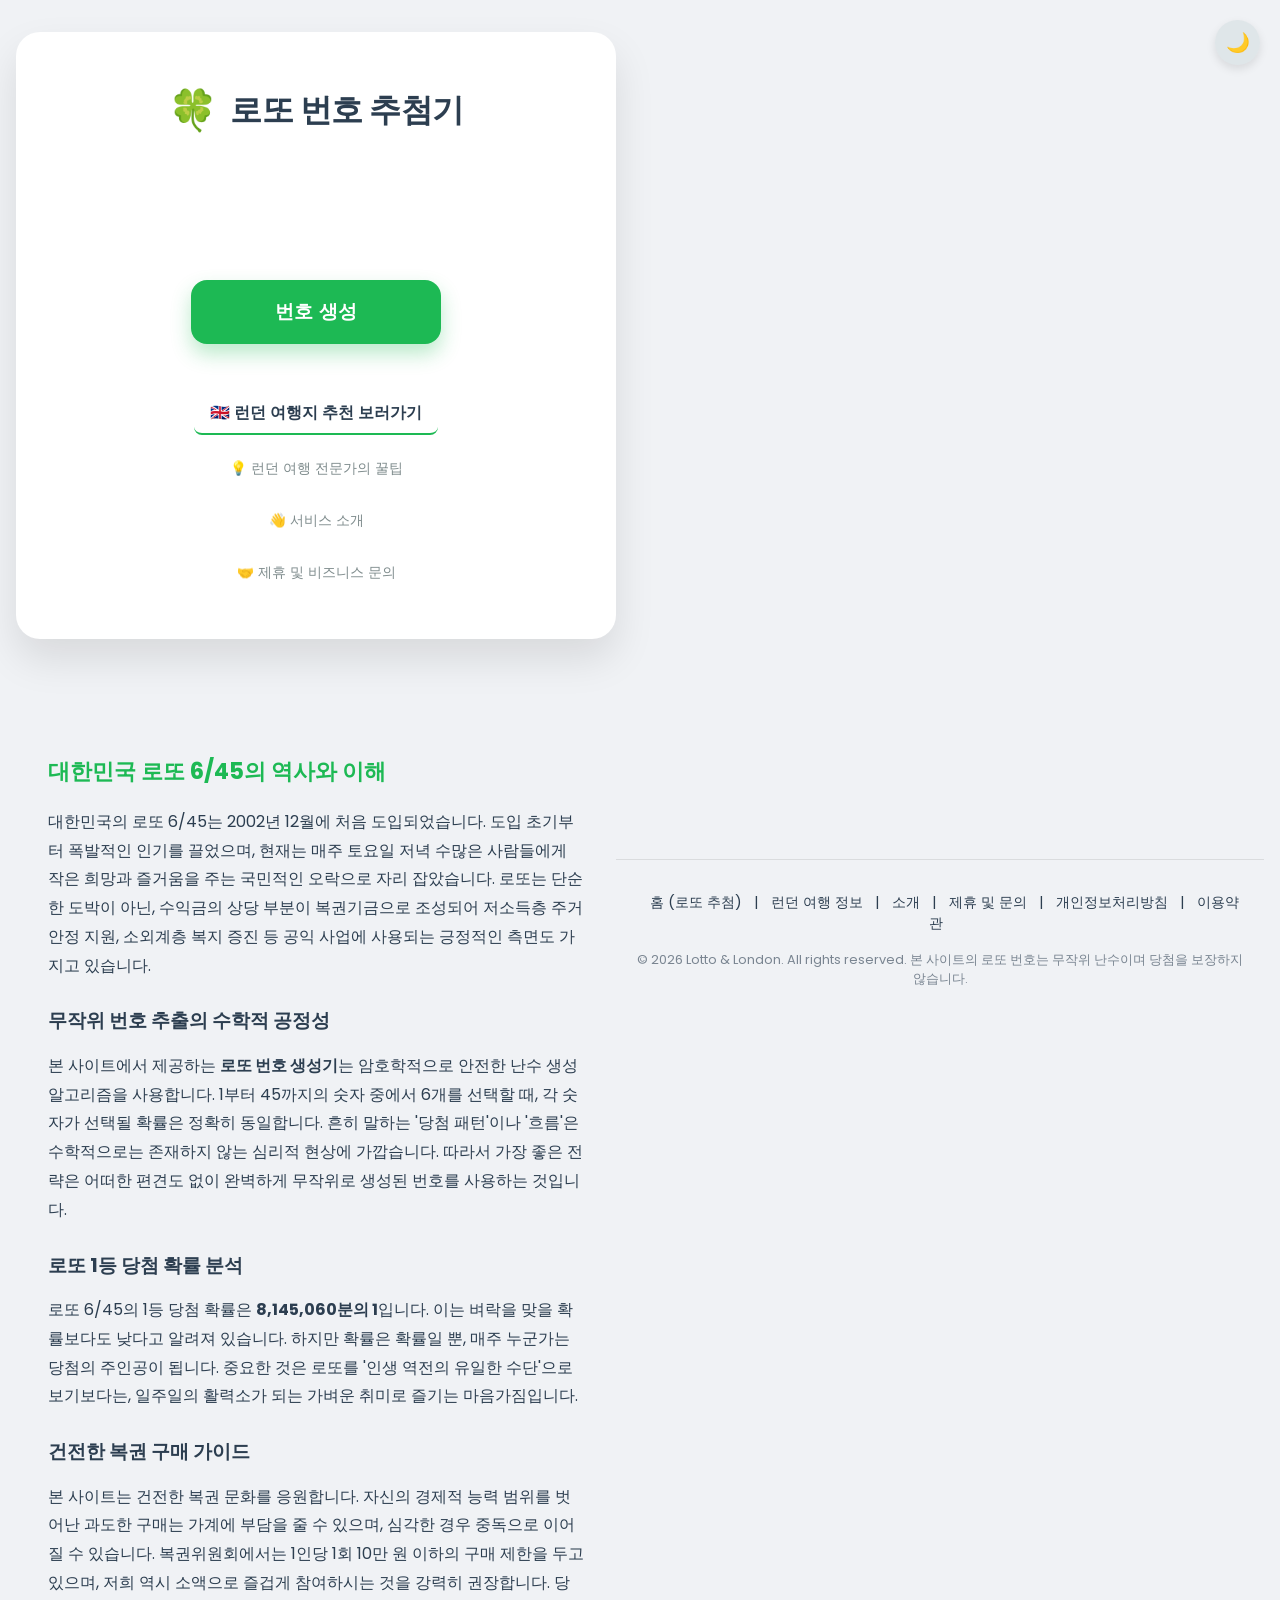
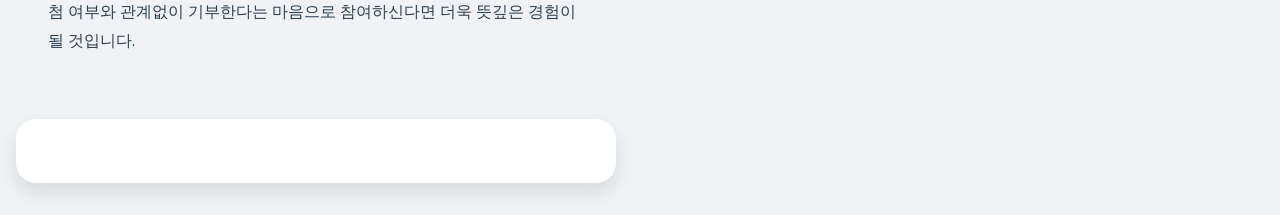
<file: index.html>
<!DOCTYPE html>
<html lang="ko">
<head>
  <!-- Google tag (gtag.js) -->
  <script async src="https://www.googletagmanager.com/gtag/js?id=G-9XV5P86Y7N"></script>
  <script>
    window.dataLayer = window.dataLayer || [];
    function gtag(){dataLayer.push(arguments);}
    gtag('js', new Date());

    gtag('config', 'G-9XV5P86Y7N');
  </script>
  <meta charset="UTF-8">
  <meta name="viewport" content="width=device-width, initial-scale=1.0">
  <title>로또 번호 추첨기</title>
  <link rel="stylesheet" href="style.css">
  <meta name="google-adsense-account" content="ca-pub-3058543287466008">
  <script async src="https://pagead2.googlesyndication.com/pagead/js/adsbygoogle.js?client=ca-pub-3058543287466008"
     crossorigin="anonymous"></script>
  <script type="text/javascript">
    (function(c,l,a,r,i,t,y){
        c[a]=c[a]||function(){(c[a].q=c[a].q||[]).push(arguments)};
        t=l.createElement(r);t.async=1;t.src="https://www.clarity.ms/tag/"+i;
        y=l.getElementsByTagName(r)[0];y.parentNode.insertBefore(t,y);
    })(window, document, "clarity", "script", "w71588ltcn");
  </script>
</head>
<body>
  <div class="theme-toggle">
    <button id="theme-btn">🌙</button>
  </div>
  
  <div class="main-wrapper">
    <div class="container">
      <h1><span id="icon">🍀</span> 로또 번호 추첨기</h1>
      <div class="numbers"></div>
      <button id="generate">번호 생성</button>
      <div class="links">
        <a href="london.html" class="link-item main-link">🇬🇧 런던 여행지 추천 보러가기</a>
        <a href="london-tips.html" class="link-item sub-link">💡 런던 여행 전문가의 꿀팁</a>
        <a href="about.html" class="link-item sub-link">👋 서비스 소개</a>
        <a href="contact.html" class="link-item sub-link">🤝 제휴 및 비즈니스 문의</a>
      </div>
    </div>

    <div class="seo-content" style="text-align: left; background: var(--card-bg); padding: 2rem; border-radius: 10px; margin-top: 2rem; line-height: 1.8;">
      <h2 style="margin-top: 1rem; margin-bottom: 1rem; font-size: 1.4rem; color: var(--primary-color);">대한민국 로또 6/45의 역사와 이해</h2>
      <p style="margin-bottom: 1.5rem;">대한민국의 로또 6/45는 2002년 12월에 처음 도입되었습니다. 도입 초기부터 폭발적인 인기를 끌었으며, 현재는 매주 토요일 저녁 수많은 사람들에게 작은 희망과 즐거움을 주는 국민적인 오락으로 자리 잡았습니다. 로또는 단순한 도박이 아닌, 수익금의 상당 부분이 복권기금으로 조성되어 저소득층 주거 안정 지원, 소외계층 복지 증진 등 공익 사업에 사용되는 긍정적인 측면도 가지고 있습니다.</p>
      
      <h3 style="margin-top: 1.5rem; margin-bottom: 0.8rem; font-size: 1.2rem;">무작위 번호 추출의 수학적 공정성</h3>
      <p style="margin-bottom: 1.5rem;">본 사이트에서 제공하는 <strong>로또 번호 생성기</strong>는 암호학적으로 안전한 난수 생성 알고리즘을 사용합니다. 1부터 45까지의 숫자 중에서 6개를 선택할 때, 각 숫자가 선택될 확률은 정확히 동일합니다. 흔히 말하는 '당첨 패턴'이나 '흐름'은 수학적으로는 존재하지 않는 심리적 현상에 가깝습니다. 따라서 가장 좋은 전략은 어떠한 편견도 없이 완벽하게 무작위로 생성된 번호를 사용하는 것입니다.</p>
      
      <h3 style="margin-top: 1.5rem; margin-bottom: 0.8rem; font-size: 1.2rem;">로또 1등 당첨 확률 분석</h3>
      <p style="margin-bottom: 1.5rem;">로또 6/45의 1등 당첨 확률은 <strong>8,145,060분의 1</strong>입니다. 이는 벼락을 맞을 확률보다도 낮다고 알려져 있습니다. 하지만 확률은 확률일 뿐, 매주 누군가는 당첨의 주인공이 됩니다. 중요한 것은 로또를 '인생 역전의 유일한 수단'으로 보기보다는, 일주일의 활력소가 되는 가벼운 취미로 즐기는 마음가짐입니다.</p>
      
      <h3 style="margin-top: 1.5rem; margin-bottom: 0.8rem; font-size: 1.2rem;">건전한 복권 구매 가이드</h3>
      <p>본 사이트는 건전한 복권 문화를 응원합니다. 자신의 경제적 능력 범위를 벗어난 과도한 구매는 가계에 부담을 줄 수 있으며, 심각한 경우 중독으로 이어질 수 있습니다. 복권위원회에서는 1인당 1회 10만 원 이하의 구매 제한을 두고 있으며, 저희 역시 소액으로 즐겁게 참여하시는 것을 강력히 권장합니다. 당첨 여부와 관계없이 기부한다는 마음으로 참여하신다면 더욱 뜻깊은 경험이 될 것입니다.</p>
    </div>

    <div id="disqus_thread"></div>
  </div>

  <script>
      /**
      *  RECOMMENDED CONFIGURATION VARIABLES: EDIT AND UNCOMMENT THE SECTION BELOW TO INSERT DYNAMIC VALUES FROM YOUR PLATFORM OR CMS.
      *  LEARN WHY DEFINING THESE VARIABLES IS IMPORTANT: https://disqus.com/admin/universalcode/#configuration-variables    */
      /*
      var disqus_config = function () {
      this.page.url = PAGE_URL;  // Replace PAGE_URL with your page's canonical URL variable
      this.page.identifier = PAGE_IDENTIFIER; // Replace PAGE_IDENTIFIER with your page's unique identifier variable
      };
      */
      (function() { // DON'T EDIT BELOW THIS LINE
      var d = document, s = d.createElement('script');
      s.src = 'https://lee-syiuzyfgs9.disqus.com/embed.js';
      s.setAttribute('data-timestamp', +new Date());
      (d.head || d.body).appendChild(s);
      })();
  </script>
  <noscript>Please enable JavaScript to view the <a href="https://disqus.com/?ref_noscript">comments powered by Disqus.</a></noscript>

  <footer class="site-footer" style="text-align: center; padding: 2rem 1rem; margin-top: 4rem; border-top: 1px solid rgba(128,128,128,0.2); font-size: 0.9rem;">
    <div class="footer-links" style="margin-bottom: 1rem;">
      <a href="index.html" style="color: inherit; text-decoration: none; margin: 0 0.5rem;">홈 (로또 추첨)</a> | 
      <a href="london.html" style="color: inherit; text-decoration: none; margin: 0 0.5rem;">런던 여행 정보</a> | 
      <a href="about.html" style="color: inherit; text-decoration: none; margin: 0 0.5rem;">소개</a> | 
      <a href="contact.html" style="color: inherit; text-decoration: none; margin: 0 0.5rem;">제휴 및 문의</a> | 
      <a href="privacy.html" style="color: inherit; text-decoration: none; margin: 0 0.5rem;">개인정보처리방침</a> | 
      <a href="terms.html" style="color: inherit; text-decoration: none; margin: 0 0.5rem;">이용약관</a>
    </div>
    <p class="copyright" style="opacity: 0.6; font-size: 0.8rem; line-height: 1.5;">© 2026 Lotto & London. All rights reserved. 본 사이트의 로또 번호는 무작위 난수이며 당첨을 보장하지 않습니다.</p>
  </footer>

  <script src="main.js"></script>
</body>
</html>
</file>
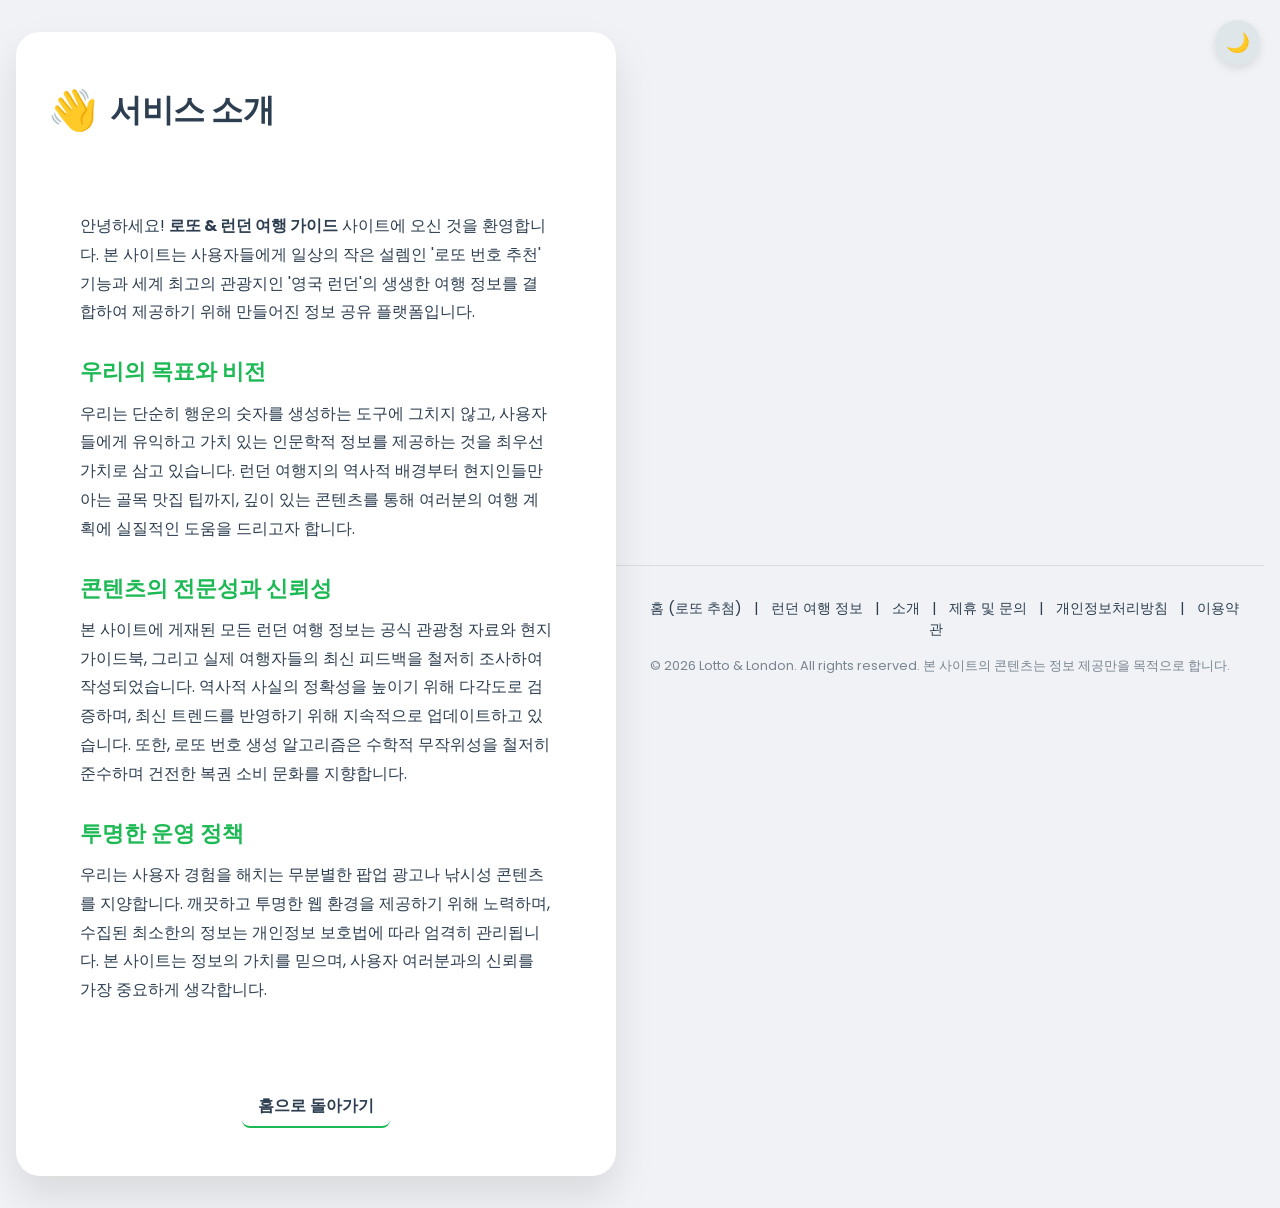
<file: about.html>
<!DOCTYPE html>
<html lang="ko">
<head>
  <meta charset="UTF-8">
  <meta name="viewport" content="width=device-width, initial-scale=1.0">
  <title>소개 - 로또 & 런던 여행 가이드</title>
  <link rel="stylesheet" href="style.css">
  <meta name="google-adsense-account" content="ca-pub-3058543287466008">
  <script async src="https://pagead2.googlesyndication.com/pagead/js/adsbygoogle.js?client=ca-pub-3058543287466008" crossorigin="anonymous"></script>
  <script type="text/javascript">
    (function(c,l,a,r,i,t,y){
        c[a]=c[a]||function(){(c[a].q=c[a].q||[]).push(arguments)};
        t=l.createElement(r);t.async=1;t.src="https://www.clarity.ms/tag/"+i;
        y=l.getElementsByTagName(r)[0];y.parentNode.insertBefore(t,y);
    })(window, document, "clarity", "script", "w71588ltcn");
  </script>
</head>
<body>
  <div class="theme-toggle"><button id="theme-btn">🌙</button></div>
  <div class="main-wrapper">
    <div class="container" style="text-align: left;">
      <h1 style="justify-content: flex-start;"><span id="icon">👋</span> 서비스 소개</h1>
      <div class="seo-content" style="background:var(--card-bg); padding:2rem; border-radius:10px; margin-top:1rem; line-height:1.8;">
        <p style="margin-bottom:1rem;">안녕하세요! <strong>로또 & 런던 여행 가이드</strong> 사이트에 오신 것을 환영합니다. 본 사이트는 사용자들에게 일상의 작은 설렘인 '로또 번호 추천' 기능과 세계 최고의 관광지인 '영국 런던'의 생생한 여행 정보를 결합하여 제공하기 위해 만들어진 정보 공유 플랫폼입니다.</p>
        
        <h2 style="font-size:1.4rem; margin:1.5rem 0 0.5rem; color:var(--primary-color);">우리의 목표와 비전</h2>
        <p style="margin-bottom:1rem;">우리는 단순히 행운의 숫자를 생성하는 도구에 그치지 않고, 사용자들에게 유익하고 가치 있는 인문학적 정보를 제공하는 것을 최우선 가치로 삼고 있습니다. 런던 여행지의 역사적 배경부터 현지인들만 아는 골목 맛집 팁까지, 깊이 있는 콘텐츠를 통해 여러분의 여행 계획에 실질적인 도움을 드리고자 합니다.</p>
        
        <h2 style="font-size:1.4rem; margin:1.5rem 0 0.5rem; color:var(--primary-color);">콘텐츠의 전문성과 신뢰성</h2>
        <p style="margin-bottom:1rem;">본 사이트에 게재된 모든 런던 여행 정보는 공식 관광청 자료와 현지 가이드북, 그리고 실제 여행자들의 최신 피드백을 철저히 조사하여 작성되었습니다. 역사적 사실의 정확성을 높이기 위해 다각도로 검증하며, 최신 트렌드를 반영하기 위해 지속적으로 업데이트하고 있습니다. 또한, 로또 번호 생성 알고리즘은 수학적 무작위성을 철저히 준수하며 건전한 복권 소비 문화를 지향합니다.</p>
        
        <h2 style="font-size:1.4rem; margin:1.5rem 0 0.5rem; color:var(--primary-color);">투명한 운영 정책</h2>
        <p>우리는 사용자 경험을 해치는 무분별한 팝업 광고나 낚시성 콘텐츠를 지양합니다. 깨끗하고 투명한 웹 환경을 제공하기 위해 노력하며, 수집된 최소한의 정보는 개인정보 보호법에 따라 엄격히 관리됩니다. 본 사이트는 정보의 가치를 믿으며, 사용자 여러분과의 신뢰를 가장 중요하게 생각합니다.</p>
      </div>
      <div class="links">
        <a href="index.html" class="link-item main-link">홈으로 돌아가기</a>
      </div>
    </div>
  </div>

  <footer class="site-footer" style="text-align: center; padding: 2rem 1rem; margin-top: 4rem; border-top: 1px solid rgba(128,128,128,0.2); font-size: 0.9rem;">
    <div class="footer-links" style="margin-bottom: 1rem;">
      <a href="index.html" style="color: inherit; text-decoration: none; margin: 0 0.5rem;">홈 (로또 추첨)</a> | 
      <a href="london.html" style="color: inherit; text-decoration: none; margin: 0 0.5rem;">런던 여행 정보</a> | 
      <a href="about.html" style="color: inherit; text-decoration: none; margin: 0 0.5rem;">소개</a> | 
      <a href="contact.html" style="color: inherit; text-decoration: none; margin: 0 0.5rem;">제휴 및 문의</a> | 
      <a href="privacy.html" style="color: inherit; text-decoration: none; margin: 0 0.5rem;">개인정보처리방침</a> | 
      <a href="terms.html" style="color: inherit; text-decoration: none; margin: 0 0.5rem;">이용약관</a>
    </div>
    <p class="copyright" style="opacity: 0.6; font-size: 0.8rem; line-height: 1.5;">© 2026 Lotto & London. All rights reserved. 본 사이트의 콘텐츠는 정보 제공만을 목적으로 합니다.</p>
  </footer>
  <script src="main.js"></script>
</body>
</html>
</file>
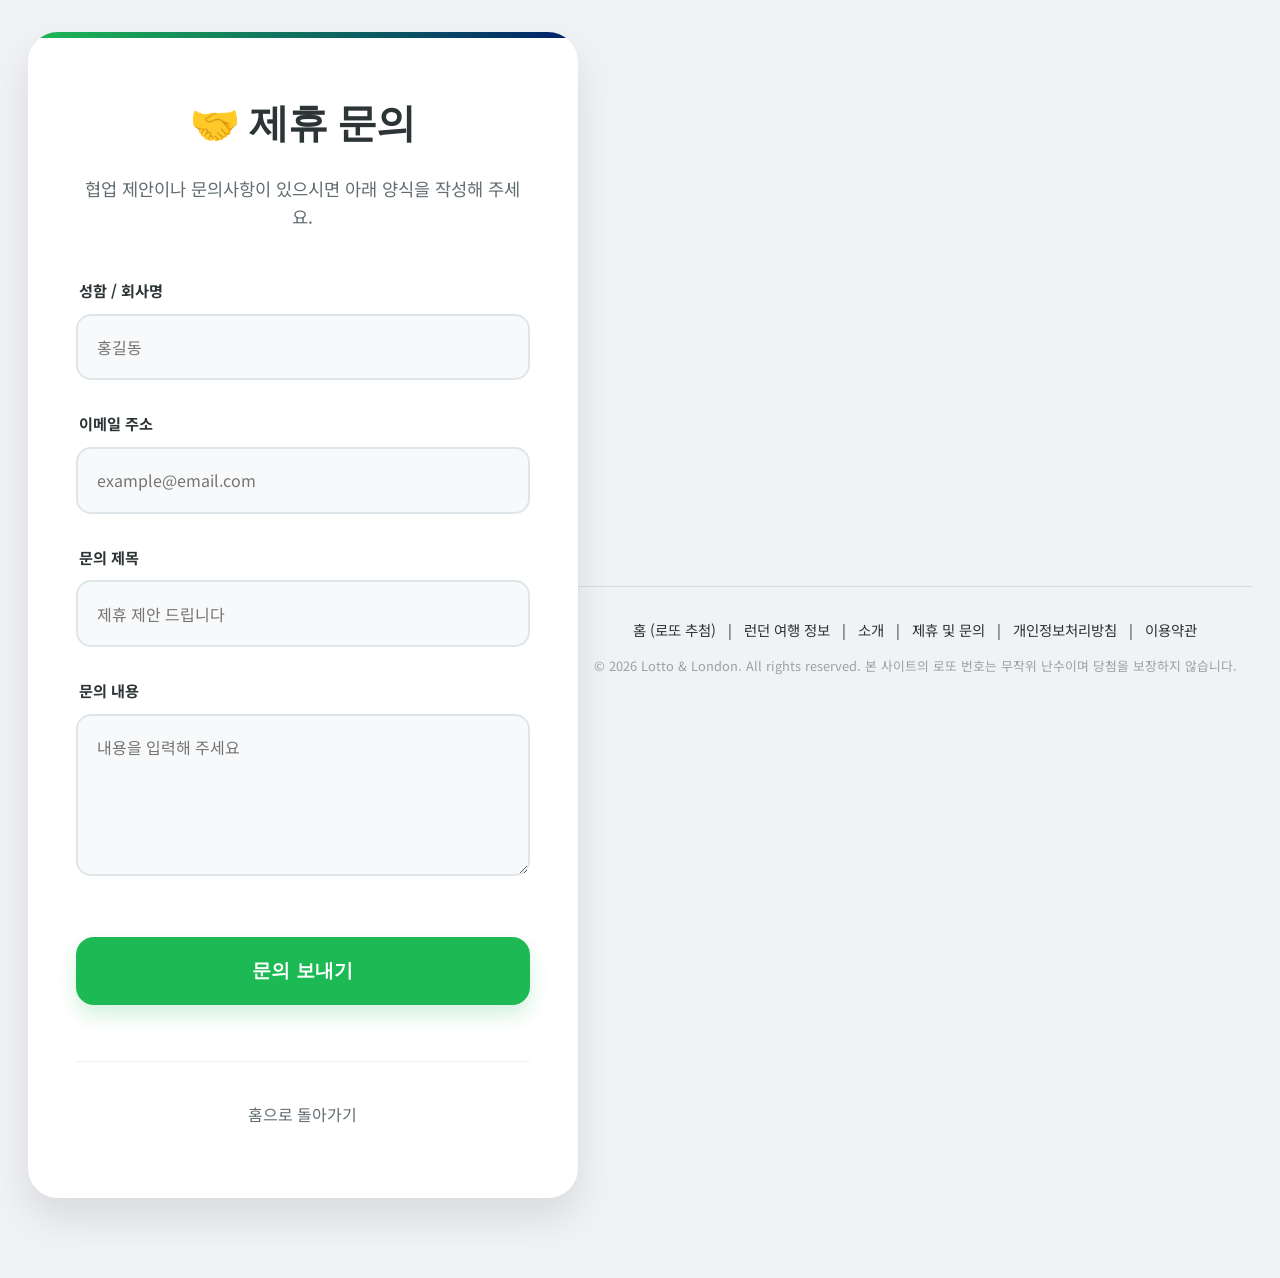
<file: contact.html>
<!DOCTYPE html>
<html lang="ko">
<head>
  <meta charset="UTF-8">
  <meta name="viewport" content="width=device-width, initial-scale=1.0">
  <title>제휴 문의 - 런던 여행 & 로또</title>
  <link rel="stylesheet" href="contact-style.css">
  <meta name="google-adsense-account" content="ca-pub-3058543287466008">
  <script async src="https://pagead2.googlesyndication.com/pagead/js/adsbygoogle.js?client=ca-pub-3058543287466008"
     crossorigin="anonymous"></script>
  <script type="text/javascript">
    (function(c,l,a,r,i,t,y){
        c[a]=c[a]||function(){(c[a].q=c[a].q||[]).push(arguments)};
        t=l.createElement(r);t.async=1;t.src="https://www.clarity.ms/tag/"+i;
        y=l.getElementsByTagName(r)[0];y.parentNode.insertBefore(t,y);
    })(window, document, "clarity", "script", "w71588ltcn");
  </script>
</head>
<body>
  <div class="container">
    <div class="contact-card">
      <h1>🤝 제휴 문의</h1>
      <p>협업 제안이나 문의사항이 있으시면 아래 양식을 작성해 주세요.</p>
      
      <form action="https://formspree.io/f/mbdpzndv" method="POST">
        <div class="form-group">
          <label for="name">성함 / 회사명</label>
          <input type="text" id="name" name="name" placeholder="홍길동" required>
        </div>
        
        <div class="form-group">
          <label for="email">이메일 주소</label>
          <input type="email" id="email" name="_replyto" placeholder="example@email.com" required>
        </div>
        
        <div class="form-group">
          <label for="subject">문의 제목</label>
          <input type="text" id="subject" name="subject" placeholder="제휴 제안 드립니다" required>
        </div>
        
        <div class="form-group">
          <label for="message">문의 내용</label>
          <textarea id="message" name="message" rows="5" placeholder="내용을 입력해 주세요" required></textarea>
        </div>
        
        <button type="submit" class="submit-btn">문의 보내기</button>
      </form>
      
      <div class="footer">
        <a href="index.html">홈으로 돌아가기</a>
      </div>
    </div>

    <div id="disqus_thread" style="max-width: 600px; margin: 2rem auto; padding: 0 1rem;"></div>
    <script>
        /**
        *  RECOMMENDED CONFIGURATION VARIABLES: EDIT AND UNCOMMENT THE SECTION BELOW TO INSERT DYNAMIC VALUES FROM YOUR PLATFORM OR CMS.
        *  LEARN WHY DEFINING THESE VARIABLES IS IMPORTANT: https://disqus.com/admin/universalcode/#configuration-variables    */
        /*
        var disqus_config = function () {
        this.page.url = PAGE_URL;  // Replace PAGE_URL with your page's canonical URL variable
        this.page.identifier = PAGE_IDENTIFIER; // Replace PAGE_IDENTIFIER with your page's unique identifier variable
        };
        */
        (function() { // DON'T EDIT BELOW THIS LINE
        var d = document, s = d.createElement('script');
        s.src = 'https://lee-syiuzyfgs9.disqus.com/embed.js';
        s.setAttribute('data-timestamp', +new Date());
        (d.head || d.body).appendChild(s);
        })();
    </script>
    <noscript>Please enable JavaScript to view the <a href="https://disqus.com/?ref_noscript">comments powered by Disqus.</a></noscript>
  </div>

  <footer class="site-footer" style="text-align: center; padding: 2rem 1rem; margin-top: 4rem; border-top: 1px solid rgba(128,128,128,0.2); font-size: 0.9rem;">
    <div class="footer-links" style="margin-bottom: 1rem;">
      <a href="index.html" style="color: inherit; text-decoration: none; margin: 0 0.5rem;">홈 (로또 추첨)</a> | 
      <a href="london.html" style="color: inherit; text-decoration: none; margin: 0 0.5rem;">런던 여행 정보</a> | 
      <a href="about.html" style="color: inherit; text-decoration: none; margin: 0 0.5rem;">소개</a> | 
      <a href="contact.html" style="color: inherit; text-decoration: none; margin: 0 0.5rem;">제휴 및 문의</a> | 
      <a href="privacy.html" style="color: inherit; text-decoration: none; margin: 0 0.5rem;">개인정보처리방침</a> | 
      <a href="terms.html" style="color: inherit; text-decoration: none; margin: 0 0.5rem;">이용약관</a>
    </div>
    <p class="copyright" style="opacity: 0.6; font-size: 0.8rem; line-height: 1.5;">© 2026 Lotto & London. All rights reserved. 본 사이트의 로또 번호는 무작위 난수이며 당첨을 보장하지 않습니다.</p>
  </footer>
</body>
</html>
</file>
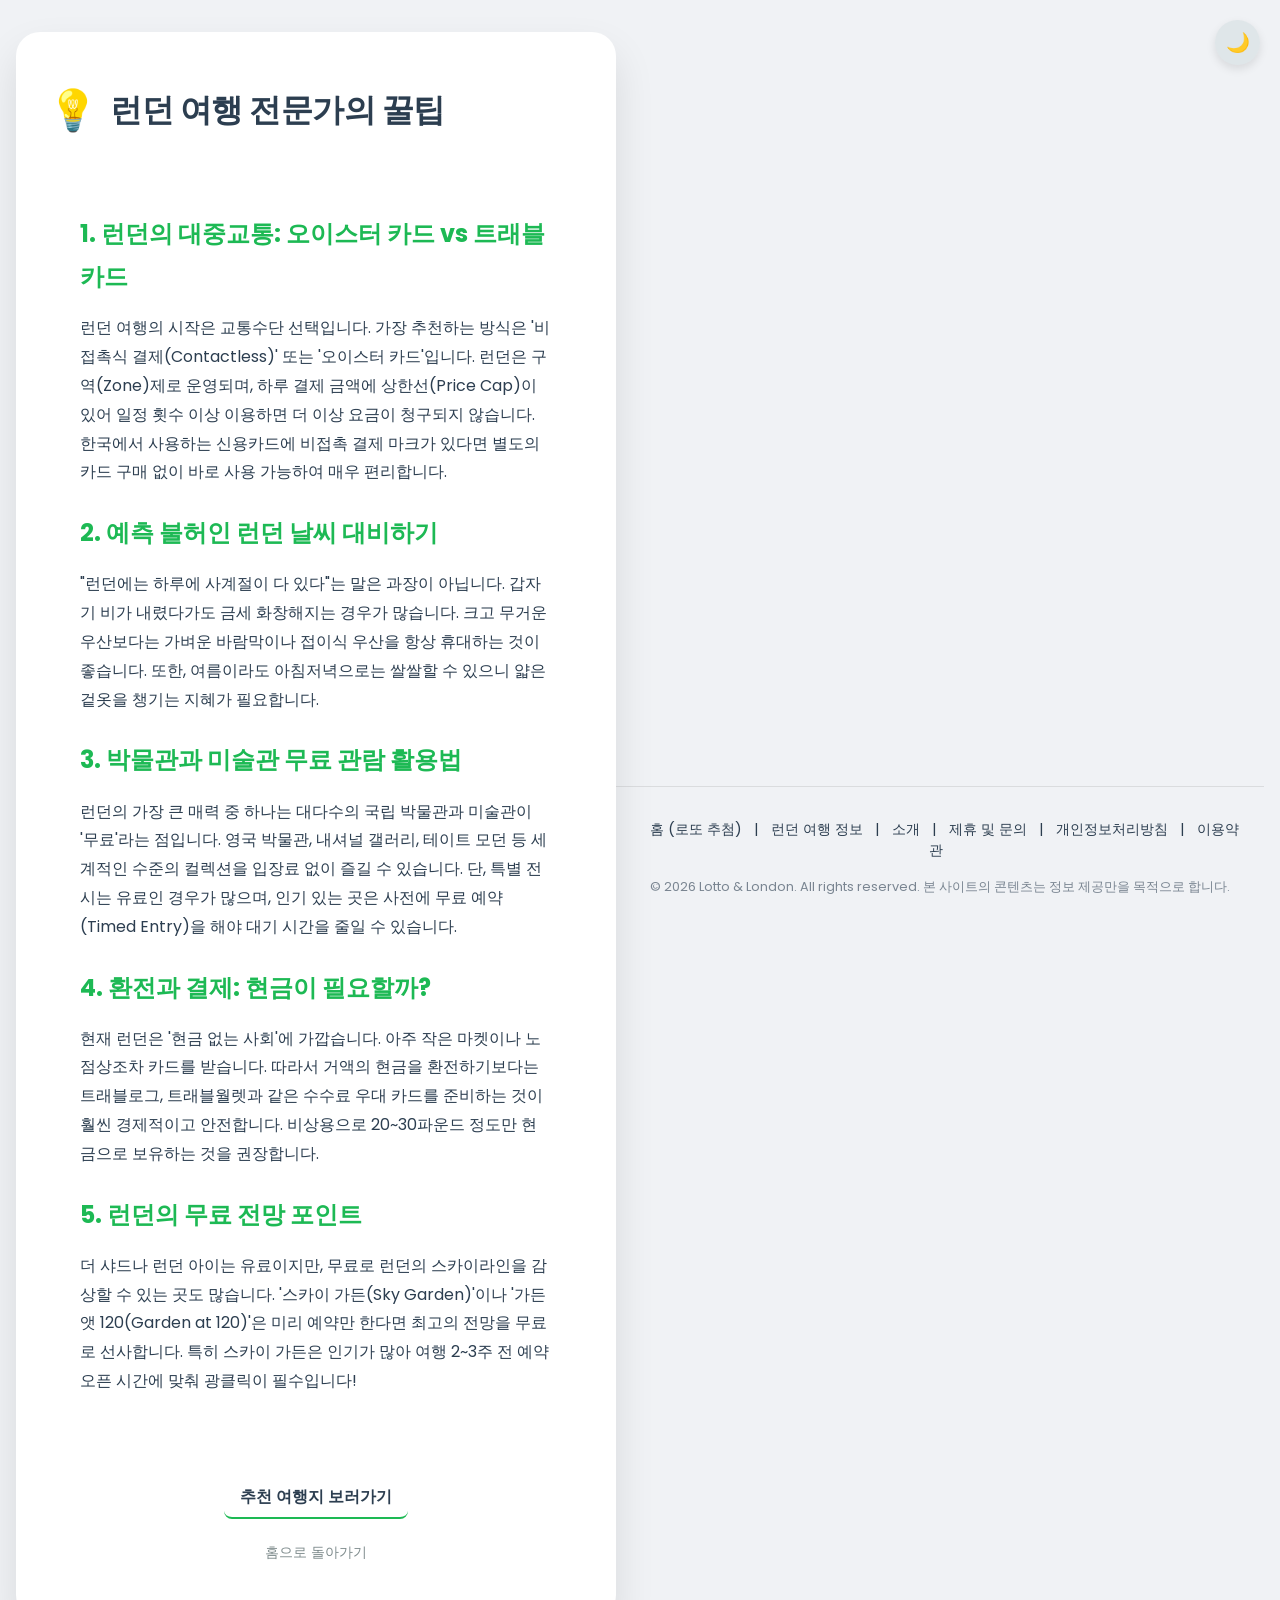
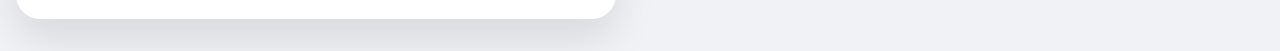
<file: london-tips.html>
<!DOCTYPE html>
<html lang="ko">
<head>
  <meta charset="UTF-8">
  <meta name="viewport" content="width=device-width, initial-scale=1.0">
  <title>런던 여행 가이드 & 꿀팁 - 로또 & 런던</title>
  <link rel="stylesheet" href="style.css">
  <meta name="description" content="영국 런던 여행을 위한 필수 팁! 대중교통 이용법, 날씨 대비법, 환전 팁 등 현지 전문가가 알려주는 생생한 정보를 확인하세요.">
  <meta name="google-adsense-account" content="ca-pub-3058543287466008">
  <script async src="https://pagead2.googlesyndication.com/pagead/js/adsbygoogle.js?client=ca-pub-3058543287466008" crossorigin="anonymous"></script>
  <script type="text/javascript">
    (function(c,l,a,r,i,t,y){
        c[a]=c[a]||function(){(c[a].q=c[a].q||[]).push(arguments)};
        t=l.createElement(r);t.async=1;t.src="https://www.clarity.ms/tag/"+i;
        y=l.getElementsByTagName(r)[0];y.parentNode.insertBefore(t,y);
    })(window, document, "clarity", "script", "w71588ltcn");
  </script>
</head>
<body>
  <div class="theme-toggle"><button id="theme-btn">🌙</button></div>
  <div class="main-wrapper">
    <div class="container" style="text-align: left;">
      <h1 style="justify-content: flex-start;"><span id="icon">💡</span> 런던 여행 전문가의 꿀팁</h1>
      
      <div class="seo-content" style="background:var(--card-bg); padding:2rem; border-radius:10px; margin-top:1rem; line-height:1.8;">
        <h2 style="font-size:1.5rem; margin-bottom:1rem; color:var(--primary-color);">1. 런던의 대중교통: 오이스터 카드 vs 트래블카드</h2>
        <p style="margin-bottom:1.5rem;">런던 여행의 시작은 교통수단 선택입니다. 가장 추천하는 방식은 '비접촉식 결제(Contactless)' 또는 '오이스터 카드'입니다. 런던은 구역(Zone)제로 운영되며, 하루 결제 금액에 상한선(Price Cap)이 있어 일정 횟수 이상 이용하면 더 이상 요금이 청구되지 않습니다. 한국에서 사용하는 신용카드에 비접촉 결제 마크가 있다면 별도의 카드 구매 없이 바로 사용 가능하여 매우 편리합니다.</p>

        <h2 style="font-size:1.5rem; margin-bottom:1rem; color:var(--primary-color);">2. 예측 불허인 런던 날씨 대비하기</h2>
        <p style="margin-bottom:1.5rem;">"런던에는 하루에 사계절이 다 있다"는 말은 과장이 아닙니다. 갑자기 비가 내렸다가도 금세 화창해지는 경우가 많습니다. 크고 무거운 우산보다는 가벼운 바람막이나 접이식 우산을 항상 휴대하는 것이 좋습니다. 또한, 여름이라도 아침저녁으로는 쌀쌀할 수 있으니 얇은 겉옷을 챙기는 지혜가 필요합니다.</p>

        <h2 style="font-size:1.5rem; margin-bottom:1rem; color:var(--primary-color);">3. 박물관과 미술관 무료 관람 활용법</h2>
        <p style="margin-bottom:1.5rem;">런던의 가장 큰 매력 중 하나는 대다수의 국립 박물관과 미술관이 '무료'라는 점입니다. 영국 박물관, 내셔널 갤러리, 테이트 모던 등 세계적인 수준의 컬렉션을 입장료 없이 즐길 수 있습니다. 단, 특별 전시는 유료인 경우가 많으며, 인기 있는 곳은 사전에 무료 예약(Timed Entry)을 해야 대기 시간을 줄일 수 있습니다.</p>

        <h2 style="font-size:1.5rem; margin-bottom:1rem; color:var(--primary-color);">4. 환전과 결제: 현금이 필요할까?</h2>
        <p style="margin-bottom:1.5rem;">현재 런던은 '현금 없는 사회'에 가깝습니다. 아주 작은 마켓이나 노점상조차 카드를 받습니다. 따라서 거액의 현금을 환전하기보다는 트래블로그, 트래블월렛과 같은 수수료 우대 카드를 준비하는 것이 훨씬 경제적이고 안전합니다. 비상용으로 20~30파운드 정도만 현금으로 보유하는 것을 권장합니다.</p>

        <h2 style="font-size:1.5rem; margin-bottom:1rem; color:var(--primary-color);">5. 런던의 무료 전망 포인트</h2>
        <p>더 샤드나 런던 아이는 유료이지만, 무료로 런던의 스카이라인을 감상할 수 있는 곳도 많습니다. '스카이 가든(Sky Garden)'이나 '가든 앳 120(Garden at 120)'은 미리 예약만 한다면 최고의 전망을 무료로 선사합니다. 특히 스카이 가든은 인기가 많아 여행 2~3주 전 예약 오픈 시간에 맞춰 광클릭이 필수입니다!</p>
      </div>

      <div class="links">
        <a href="london.html" class="link-item main-link">추천 여행지 보러가기</a>
        <a href="index.html" class="link-item sub-link">홈으로 돌아가기</a>
      </div>
    </div>
  </div>

  <footer class="site-footer" style="text-align: center; padding: 2rem 1rem; margin-top: 4rem; border-top: 1px solid rgba(128,128,128,0.2); font-size: 0.9rem;">
    <div class="footer-links" style="margin-bottom: 1rem;">
      <a href="index.html" style="color: inherit; text-decoration: none; margin: 0 0.5rem;">홈 (로또 추첨)</a> | 
      <a href="london.html" style="color: inherit; text-decoration: none; margin: 0 0.5rem;">런던 여행 정보</a> | 
      <a href="about.html" style="color: inherit; text-decoration: none; margin: 0 0.5rem;">소개</a> | 
      <a href="contact.html" style="color: inherit; text-decoration: none; margin: 0 0.5rem;">제휴 및 문의</a> | 
      <a href="privacy.html" style="color: inherit; text-decoration: none; margin: 0 0.5rem;">개인정보처리방침</a> | 
      <a href="terms.html" style="color: inherit; text-decoration: none; margin: 0 0.5rem;">이용약관</a>
    </div>
    <p class="copyright" style="opacity: 0.6; font-size: 0.8rem; line-height: 1.5;">© 2026 Lotto & London. All rights reserved. 본 사이트의 콘텐츠는 정보 제공만을 목적으로 합니다.</p>
  </footer>
  <script src="main.js"></script>
</body>
</html>
</file>
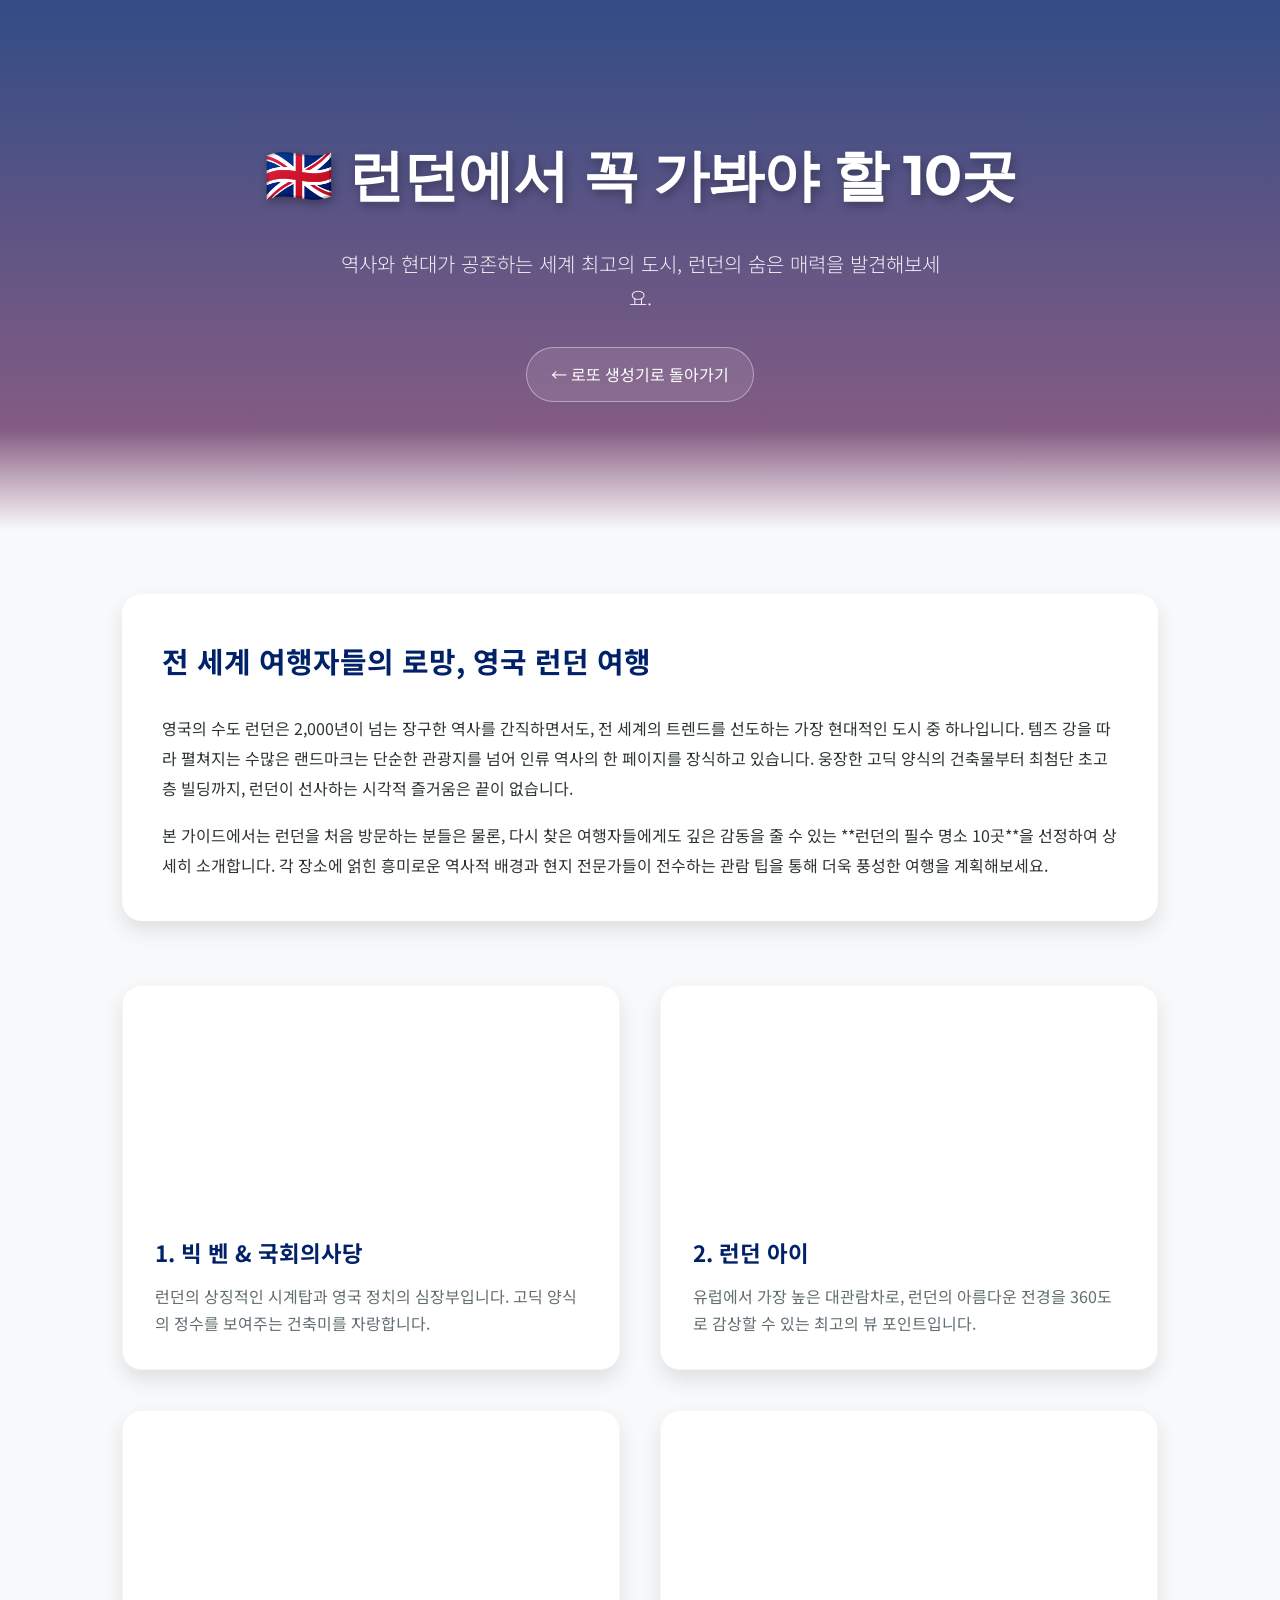
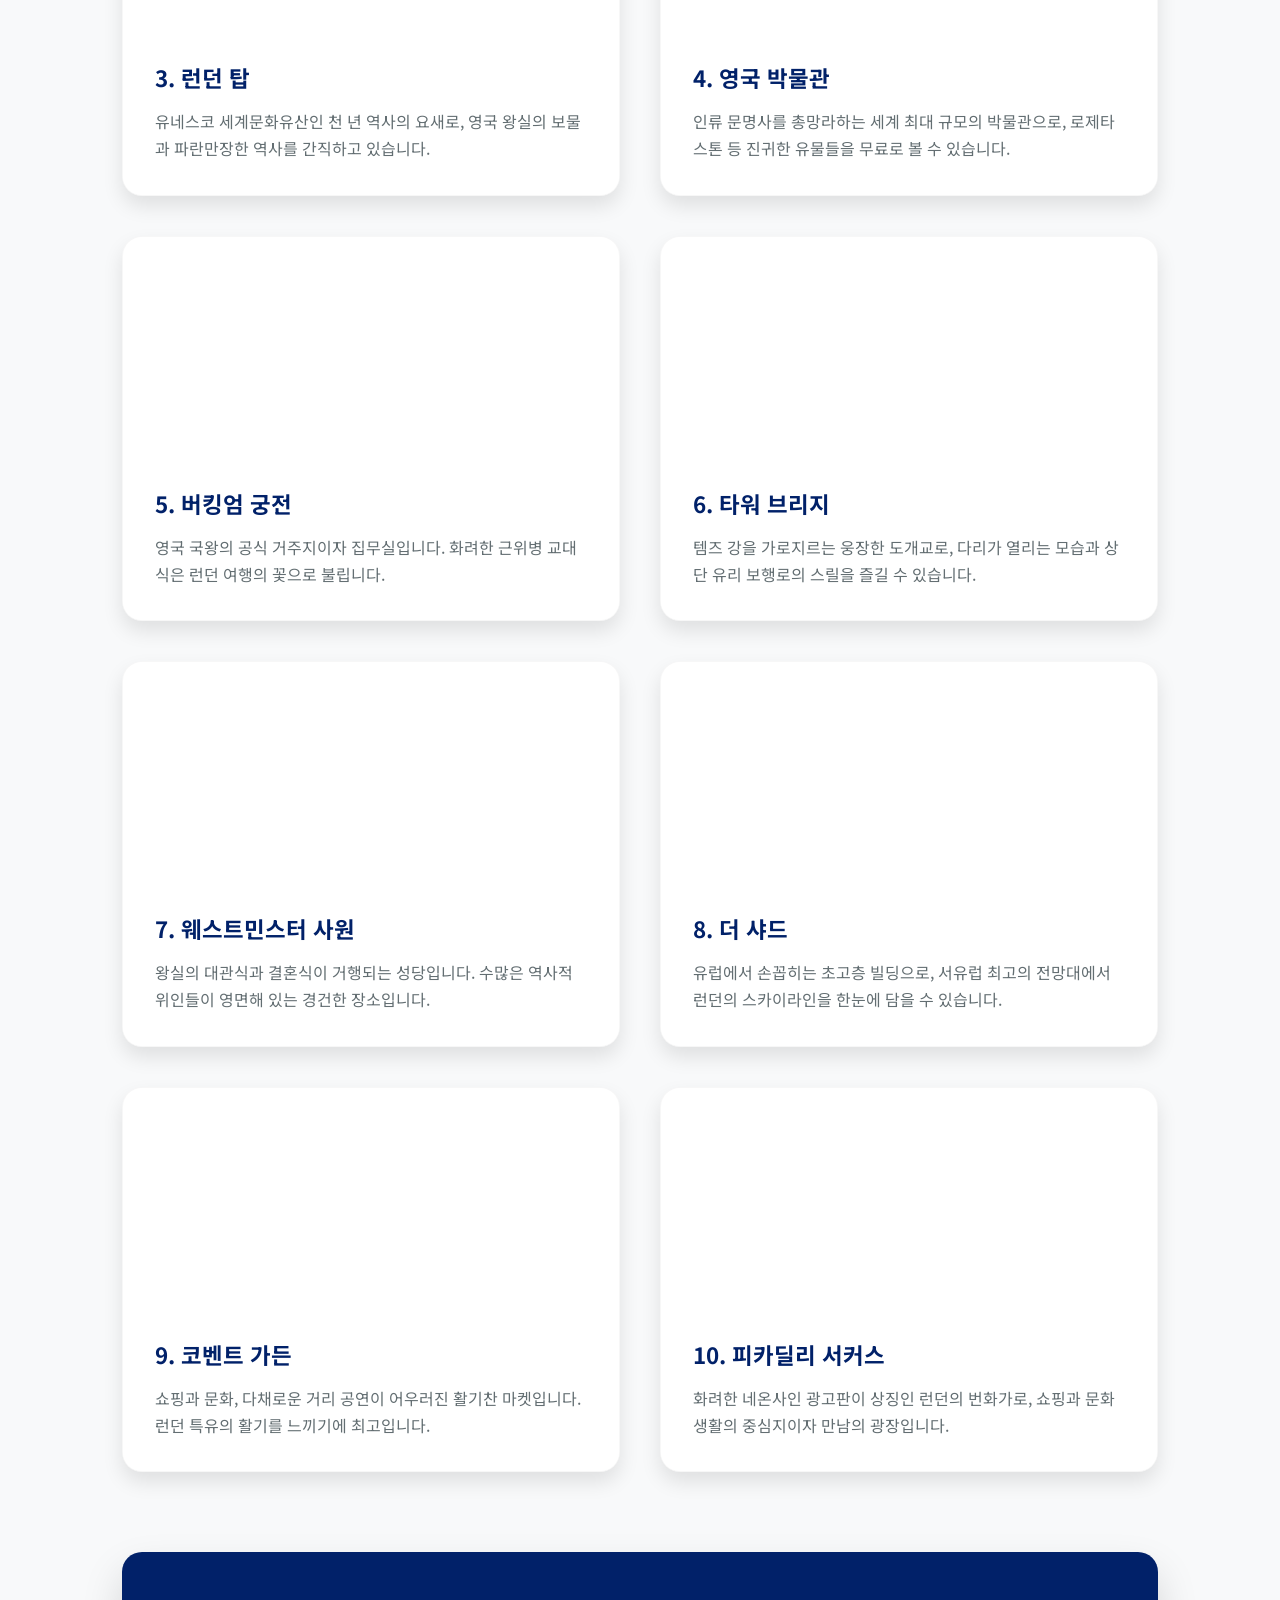
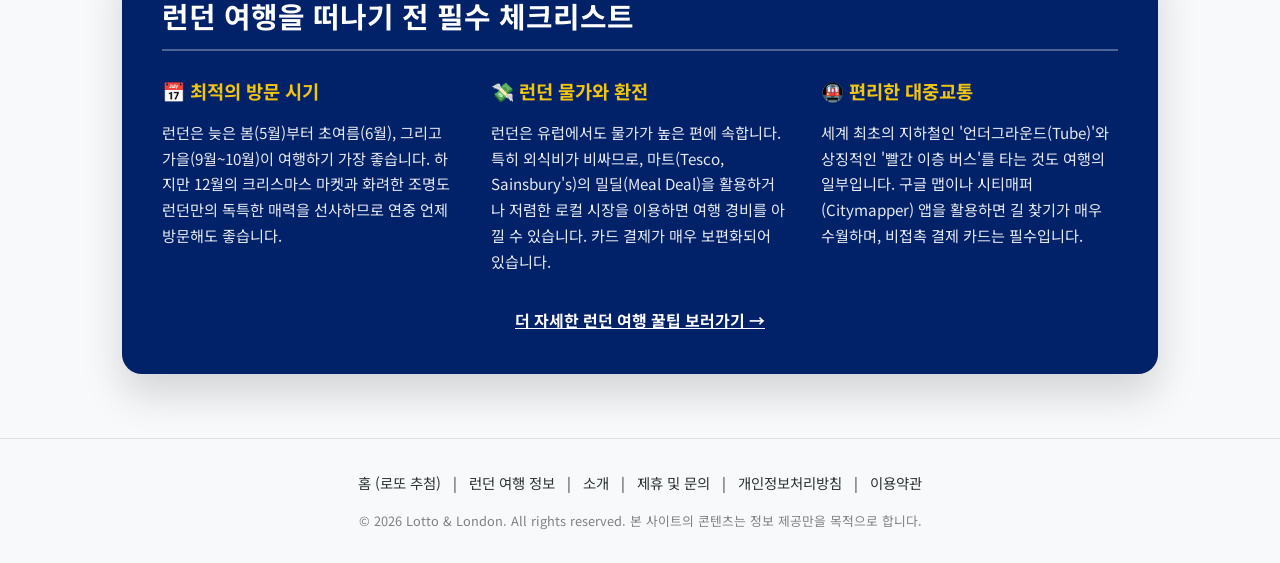
<file: london.html>
<!DOCTYPE html>
<html lang="ko">
<head>
  <meta charset="UTF-8">
  <meta name="viewport" content="width=device-width, initial-scale=1.0">
  <title>런던 가볼만한곳 추천 TOP 10 & 완벽 여행 가이드 - 로또 & 런던</title>
  <link rel="stylesheet" href="london-style.css">
  <meta name="description" content="영국 런던에서 꼭 가봐야 할 명소 10곳을 상세히 소개합니다. 빅 벤, 런던 아이, 대영 박물관 등 각 장소의 역사와 관람 팁, 고화질 사진을 확인하세요.">
  <meta name="google-adsense-account" content="ca-pub-3058543287466008">
  <script async src="https://pagead2.googlesyndication.com/pagead/js/adsbygoogle.js?client=ca-pub-3058543287466008" crossorigin="anonymous"></script>
  <script type="text/javascript">
    (function(c,l,a,r,i,t,y){
        c[a]=c[a]||function(){(c[a].q=c[a].q||[]).push(arguments)};
        t=l.createElement(r);t.async=1;t.src="https://www.clarity.ms/tag/"+i;
        y=l.getElementsByTagName(r)[0];y.parentNode.insertBefore(t,y);
    })(window, document, "clarity", "script", "w71588ltcn");
  </script>
</head>
<body>
  <div class="header">
    <h1>🇬🇧 런던에서 꼭 가봐야 할 10곳</h1>
    <p>역사와 현대가 공존하는 세계 최고의 도시, 런던의 숨은 매력을 발견해보세요.</p>
    <a href="index.html" class="back-link">← 로또 생성기로 돌아가기</a>
  </div>

  <div class="container">
    <!-- Introduction Section for AdSense -->
    <section class="intro-text" style="background: white; padding: 2.5rem; border-radius: 20px; box-shadow: var(--shadow-md); margin-bottom: 4rem; line-height: 1.9;">
      <h2 style="color: var(--primary-blue); margin-bottom: 1.5rem; font-size: 1.8rem;">전 세계 여행자들의 로망, 영국 런던 여행</h2>
      <p style="margin-bottom: 1rem;">영국의 수도 런던은 2,000년이 넘는 장구한 역사를 간직하면서도, 전 세계의 트렌드를 선도하는 가장 현대적인 도시 중 하나입니다. 템즈 강을 따라 펼쳐지는 수많은 랜드마크는 단순한 관광지를 넘어 인류 역사의 한 페이지를 장식하고 있습니다. 웅장한 고딕 양식의 건축물부터 최첨단 초고층 빌딩까지, 런던이 선사하는 시각적 즐거움은 끝이 없습니다.</p>
      <p>본 가이드에서는 런던을 처음 방문하는 분들은 물론, 다시 찾은 여행자들에게도 깊은 감동을 줄 수 있는 **런던의 필수 명소 10곳**을 선정하여 상세히 소개합니다. 각 장소에 얽힌 흥미로운 역사적 배경과 현지 전문가들이 전수하는 관람 팁을 통해 더욱 풍성한 여행을 계획해보세요.</p>
    </section>

    <!-- Static Grid for SEO -->
    <div id="place-list" class="grid">
      <!-- 1. Big Ben -->
      <article class="card" onclick="showModal(places[0])">
        <div class="card-image" style="background-image: url('https://images.unsplash.com/photo-1529655683826-aba9b3e77383?auto=format&fit=crop&q=80&w=800')"></div>
        <div class="card-content">
          <h3 class="card-title">1. 빅 벤 & 국회의사당</h3>
          <p class="card-summary">런던의 상징적인 시계탑과 영국 정치의 심장부입니다. 고딕 양식의 정수를 보여주는 건축미를 자랑합니다.</p>
        </div>
      </article>

      <!-- 2. London Eye -->
      <article class="card" onclick="showModal(places[1])">
        <div class="card-image" style="background-image: url('https://images.unsplash.com/photo-1513635269975-59663e0ac1ad?auto=format&fit=crop&q=80&w=800')"></div>
        <div class="card-content">
          <h3 class="card-title">2. 런던 아이</h3>
          <p class="card-summary">유럽에서 가장 높은 대관람차로, 런던의 아름다운 전경을 360도로 감상할 수 있는 최고의 뷰 포인트입니다.</p>
        </div>
      </article>

      <!-- 3. Tower of London -->
      <article class="card" onclick="showModal(places[2])">
        <div class="card-image" style="background-image: url('https://images.unsplash.com/photo-1543332143-4e8c27e3256f?auto=format&fit=crop&q=80&w=800')"></div>
        <div class="card-content">
          <h3 class="card-title">3. 런던 탑</h3>
          <p class="card-summary">유네스코 세계문화유산인 천 년 역사의 요새로, 영국 왕실의 보물과 파란만장한 역사를 간직하고 있습니다.</p>
        </div>
      </article>

      <!-- 4. British Museum -->
      <article class="card" onclick="showModal(places[3])">
        <div class="card-image" style="background-image: url('https://images.unsplash.com/photo-1549884501-7eec285ec525?auto=format&fit=crop&q=80&w=800')"></div>
        <div class="card-content">
          <h3 class="card-title">4. 영국 박물관</h3>
          <p class="card-summary">인류 문명사를 총망라하는 세계 최대 규모의 박물관으로, 로제타 스톤 등 진귀한 유물들을 무료로 볼 수 있습니다.</p>
        </div>
      </article>

      <!-- 5. Buckingham Palace -->
      <article class="card" onclick="showModal(places[4])">
        <div class="card-image" style="background-image: url('https://images.unsplash.com/photo-1505761671935-60b3a7427bad?auto=format&fit=crop&q=80&w=800')"></div>
        <div class="card-content">
          <h3 class="card-title">5. 버킹엄 궁전</h3>
          <p class="card-summary">영국 국왕의 공식 거주지이자 집무실입니다. 화려한 근위병 교대식은 런던 여행의 꽃으로 불립니다.</p>
        </div>
      </article>

      <!-- 6. Tower Bridge -->
      <article class="card" onclick="showModal(places[5])">
        <div class="card-image" style="background-image: url('https://images.unsplash.com/photo-1533929736458-ca588d08c8be?auto=format&fit=crop&q=80&w=800')"></div>
        <div class="card-content">
          <h3 class="card-title">6. 타워 브리지</h3>
          <p class="card-summary">템즈 강을 가로지르는 웅장한 도개교로, 다리가 열리는 모습과 상단 유리 보행로의 스릴을 즐길 수 있습니다.</p>
        </div>
      </article>

      <!-- 7. Westminster Abbey -->
      <article class="card" onclick="showModal(places[6])">
        <div class="card-image" style="background-image: url('https://images.unsplash.com/photo-1605809756184-b0cf3e7894a8?auto=format&fit=crop&q=80&w=800')"></div>
        <div class="card-content">
          <h3 class="card-title">7. 웨스트민스터 사원</h3>
          <p class="card-summary">왕실의 대관식과 결혼식이 거행되는 성당입니다. 수많은 역사적 위인들이 영면해 있는 경건한 장소입니다.</p>
        </div>
      </article>

      <!-- 8. The Shard -->
      <article class="card" onclick="showModal(places[7])">
        <div class="card-image" style="background-image: url('https://images.unsplash.com/photo-1483729558449-99ef09a8c325?auto=format&fit=crop&q=80&w=800')"></div>
        <div class="card-content">
          <h3 class="card-title">8. 더 샤드</h3>
          <p class="card-summary">유럽에서 손꼽히는 초고층 빌딩으로, 서유럽 최고의 전망대에서 런던의 스카이라인을 한눈에 담을 수 있습니다.</p>
        </div>
      </article>

      <!-- 9. Covent Garden -->
      <article class="card" onclick="showModal(places[8])">
        <div class="card-image" style="background-image: url('https://images.unsplash.com/photo-1518709268805-4e9042af9f23?auto=format&fit=crop&q=80&w=800')"></div>
        <div class="card-content">
          <h3 class="card-title">9. 코벤트 가든</h3>
          <p class="card-summary">쇼핑과 문화, 다채로운 거리 공연이 어우러진 활기찬 마켓입니다. 런던 특유의 활기를 느끼기에 최고입니다.</p>
        </div>
      </article>

      <!-- 10. Piccadilly Circus -->
      <article class="card" onclick="showModal(places[9])">
        <div class="card-image" style="background-image: url('https://images.unsplash.com/photo-1523531294919-4bcd7c65e216?auto=format&fit=crop&q=80&w=800')"></div>
        <div class="card-content">
          <h3 class="card-title">10. 피카딜리 서커스</h3>
          <p class="card-summary">화려한 네온사인 광고판이 상징인 런던의 번화가로, 쇼핑과 문화생활의 중심지이자 만남의 광장입니다.</p>
        </div>
      </article>
    </div>

    <!-- More Articles for AdSense -->
    <section class="travel-info" style="margin-top: 4rem; padding: 2.5rem; background: var(--primary-blue); color: white; border-radius: 20px; box-shadow: var(--shadow-lg);">
      <h2 style="margin-bottom: 1.5rem; font-size: 1.8rem; border-bottom: 2px solid rgba(255,255,255,0.3); padding-bottom: 0.5rem;">런던 여행을 떠나기 전 필수 체크리스트</h2>
      <div style="display: grid; grid-template-columns: repeat(auto-fit, minmax(250px, 1fr)); gap: 2rem;">
        <div>
          <h3 style="margin-bottom: 0.8rem; color: #f1c40f;">📅 최적의 방문 시기</h3>
          <p style="font-size: 0.95rem; line-height: 1.7; opacity: 0.9;">런던은 늦은 봄(5월)부터 초여름(6월), 그리고 가을(9월~10월)이 여행하기 가장 좋습니다. 하지만 12월의 크리스마스 마켓과 화려한 조명도 런던만의 독특한 매력을 선사하므로 연중 언제 방문해도 좋습니다.</p>
        </div>
        <div>
          <h3 style="margin-bottom: 0.8rem; color: #f1c40f;">💸 런던 물가와 환전</h3>
          <p style="font-size: 0.95rem; line-height: 1.7; opacity: 0.9;">런던은 유럽에서도 물가가 높은 편에 속합니다. 특히 외식비가 비싸므로, 마트(Tesco, Sainsbury's)의 밀딜(Meal Deal)을 활용하거나 저렴한 로컬 시장을 이용하면 여행 경비를 아낄 수 있습니다. 카드 결제가 매우 보편화되어 있습니다.</p>
        </div>
        <div>
          <h3 style="margin-bottom: 0.8rem; color: #f1c40f;">🚇 편리한 대중교통</h3>
          <p style="font-size: 0.95rem; line-height: 1.7; opacity: 0.9;">세계 최초의 지하철인 '언더그라운드(Tube)'와 상징적인 '빨간 이층 버스'를 타는 것도 여행의 일부입니다. 구글 맵이나 시티매퍼(Citymapper) 앱을 활용하면 길 찾기가 매우 수월하며, 비접촉 결제 카드는 필수입니다.</p>
        </div>
      </div>
      <div style="margin-top: 2rem; text-align: center;">
        <a href="london-tips.html" style="color: white; font-weight: bold; text-decoration: underline;">더 자세한 런던 여행 꿀팁 보러가기 →</a>
      </div>
    </section>
  </div>

  <!-- Modal Template -->
  <div id="modal" class="modal">
    <div class="modal-content">
      <span class="close-btn">&times;</span>
      <h2 id="modal-title">장소 이름</h2>
      <div id="modal-description">장소 설명</div>
      <hr style="border: 0; border-top: 1px solid #eee; margin: 2rem 0;">
      <h3 style="text-align:left; margin-bottom:1rem; font-size:1.3rem;">여행자 리뷰 및 팁 남기기</h3>
      <div id="disqus_thread" style="text-align:left; min-height: 200px;"></div>
    </div>
  </div>

  <footer class="site-footer" style="text-align: center; padding: 2rem 1rem; margin-top: 4rem; border-top: 1px solid rgba(128,128,128,0.2); font-size: 0.9rem;">
    <div class="footer-links" style="margin-bottom: 1rem;">
      <a href="index.html" style="color: inherit; text-decoration: none; margin: 0 0.5rem;">홈 (로또 추첨)</a> | 
      <a href="london.html" style="color: inherit; text-decoration: none; margin: 0 0.5rem;">런던 여행 정보</a> | 
      <a href="about.html" style="color: inherit; text-decoration: none; margin: 0 0.5rem;">소개</a> | 
      <a href="contact.html" style="color: inherit; text-decoration: none; margin: 0 0.5rem;">제휴 및 문의</a> | 
      <a href="privacy.html" style="color: inherit; text-decoration: none; margin: 0 0.5rem;">개인정보처리방침</a> | 
      <a href="terms.html" style="color: inherit; text-decoration: none; margin: 0 0.5rem;">이용약관</a>
    </div>
    <p class="copyright" style="opacity: 0.6; font-size: 0.8rem; line-height: 1.5;">© 2026 Lotto & London. All rights reserved. 본 사이트의 콘텐츠는 정보 제공만을 목적으로 합니다.</p>
  </footer>

  <script src="london-main.js"></script>
</body>
</html>
</file>
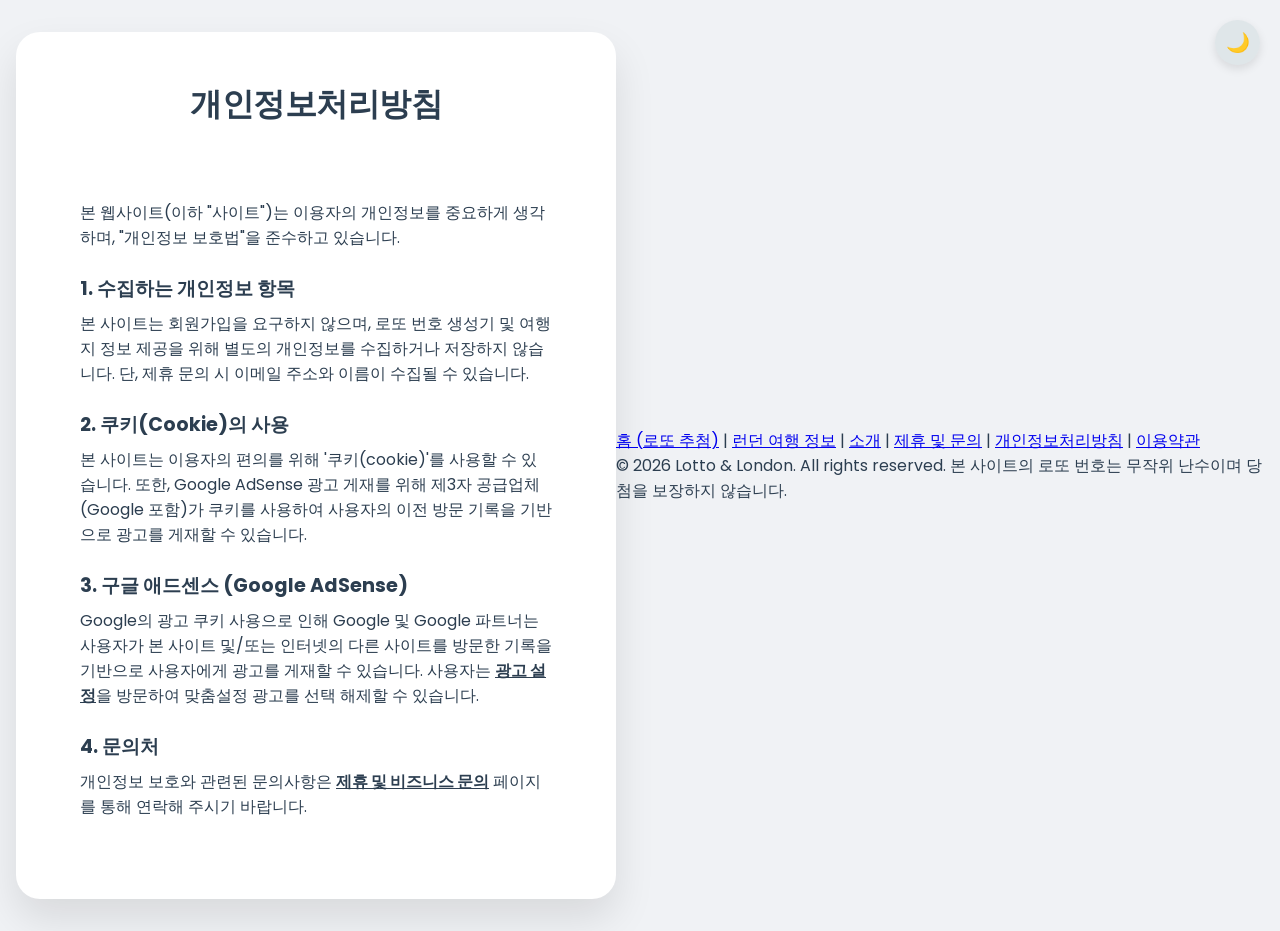
<file: privacy.html>
<!DOCTYPE html>
<html lang="ko">
<head>
  <meta charset="UTF-8">
  <meta name="viewport" content="width=device-width, initial-scale=1.0">
  <title>개인정보처리방침 - 로또 & 런던 여행</title>
  <link rel="stylesheet" href="style.css">
  <meta name="google-adsense-account" content="ca-pub-3058543287466008">
  <script async src="https://pagead2.googlesyndication.com/pagead/js/adsbygoogle.js?client=ca-pub-3058543287466008" crossorigin="anonymous"></script>
  <script type="text/javascript">
    (function(c,l,a,r,i,t,y){
        c[a]=c[a]||function(){(c[a].q=c[a].q||[]).push(arguments)};
        t=l.createElement(r);t.async=1;t.src="https://www.clarity.ms/tag/"+i;
        y=l.getElementsByTagName(r)[0];y.parentNode.insertBefore(t,y);
    })(window, document, "clarity", "script", "w71588ltcn");
  </script>
</head>
<body>
  <div class="theme-toggle">
    <button id="theme-btn">🌙</button>
  </div>
  
  <div class="main-wrapper">
    <div class="container">
      <h1>개인정보처리방침</h1>
      <div class="seo-content" style="text-align: left; background: var(--card-bg); padding: 2rem; border-radius: 10px; margin-top: 1rem;">
        <p>본 웹사이트(이하 "사이트")는 이용자의 개인정보를 중요하게 생각하며, "개인정보 보호법"을 준수하고 있습니다.</p>
        <h2 style="margin-top: 1.5rem; margin-bottom: 0.5rem; font-size: 1.2rem;">1. 수집하는 개인정보 항목</h2>
        <p>본 사이트는 회원가입을 요구하지 않으며, 로또 번호 생성기 및 여행지 정보 제공을 위해 별도의 개인정보를 수집하거나 저장하지 않습니다. 단, 제휴 문의 시 이메일 주소와 이름이 수집될 수 있습니다.</p>
        <h2 style="margin-top: 1.5rem; margin-bottom: 0.5rem; font-size: 1.2rem;">2. 쿠키(Cookie)의 사용</h2>
        <p>본 사이트는 이용자의 편의를 위해 '쿠키(cookie)'를 사용할 수 있습니다. 또한, Google AdSense 광고 게재를 위해 제3자 공급업체(Google 포함)가 쿠키를 사용하여 사용자의 이전 방문 기록을 기반으로 광고를 게재할 수 있습니다.</p>
        <h2 style="margin-top: 1.5rem; margin-bottom: 0.5rem; font-size: 1.2rem;">3. 구글 애드센스 (Google AdSense)</h2>
        <p>Google의 광고 쿠키 사용으로 인해 Google 및 Google 파트너는 사용자가 본 사이트 및/또는 인터넷의 다른 사이트를 방문한 기록을 기반으로 사용자에게 광고를 게재할 수 있습니다. 사용자는 <a href="https://myadcenter.google.com/" target="_blank" style="color: var(--text-color); font-weight: bold;">광고 설정</a>을 방문하여 맞춤설정 광고를 선택 해제할 수 있습니다.</p>
        <h2 style="margin-top: 1.5rem; margin-bottom: 0.5rem; font-size: 1.2rem;">4. 문의처</h2>
        <p>개인정보 보호와 관련된 문의사항은 <a href="contact.html" style="color: var(--text-color); font-weight: bold;">제휴 및 비즈니스 문의</a> 페이지를 통해 연락해 주시기 바랍니다.</p>
      </div>
    </div>
  </div>

  <footer class="site-footer">
    <div class="footer-links">
      <a href="index.html">홈 (로또 추첨)</a> | 
      <a href="london.html">런던 여행 정보</a> | 
      <a href="about.html">소개</a> | 
      <a href="contact.html">제휴 및 문의</a> | 
      <a href="privacy.html">개인정보처리방침</a> | 
      <a href="terms.html">이용약관</a>
    </div>
    <p class="copyright">© 2026 Lotto & London. All rights reserved. 본 사이트의 로또 번호는 무작위 난수이며 당첨을 보장하지 않습니다.</p>
  </footer>

  <script src="main.js"></script>
</body>
</html>
</file>
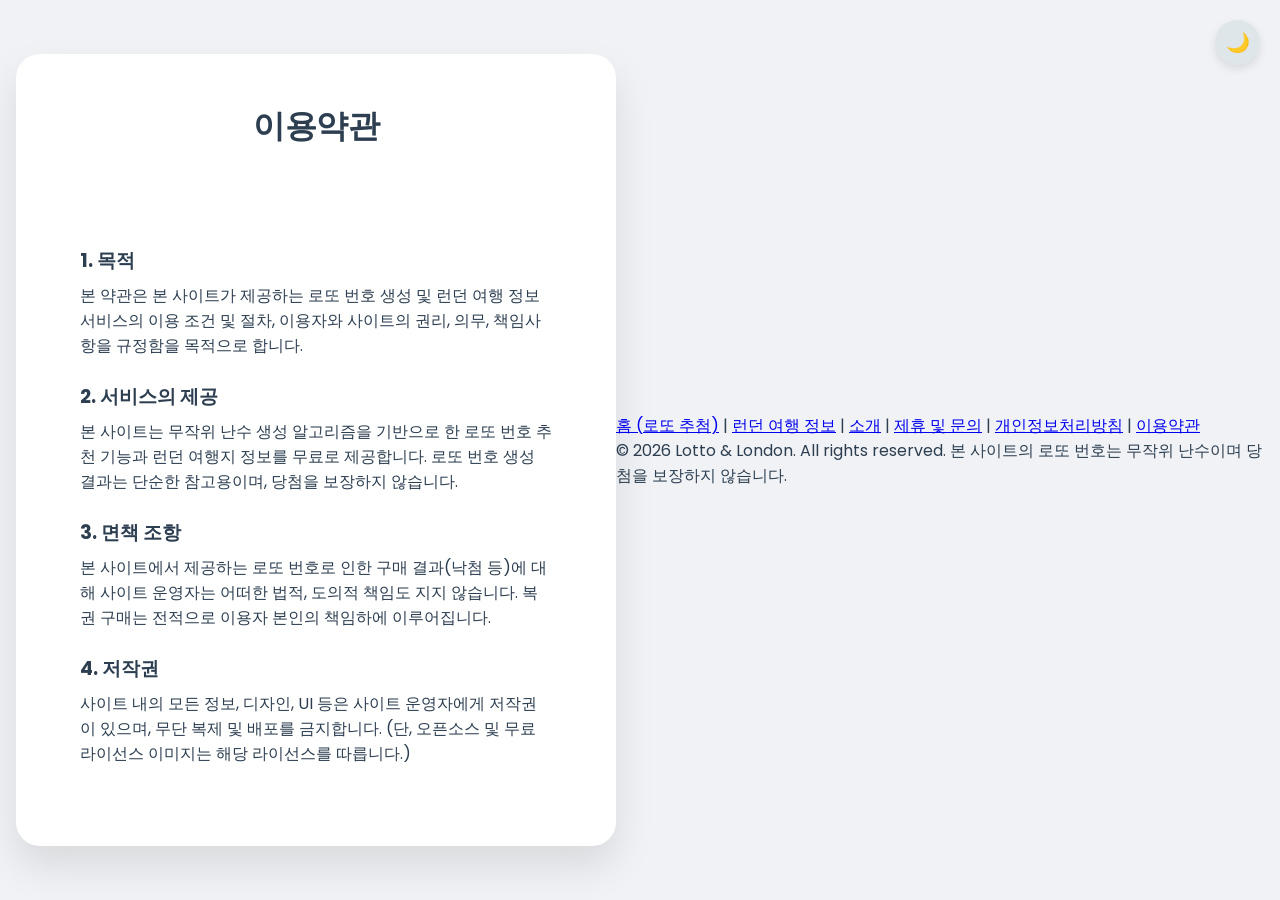
<file: terms.html>
<!DOCTYPE html>
<html lang="ko">
<head>
  <meta charset="UTF-8">
  <meta name="viewport" content="width=device-width, initial-scale=1.0">
  <title>이용약관 - 로또 & 런던 여행</title>
  <link rel="stylesheet" href="style.css">
  <meta name="google-adsense-account" content="ca-pub-3058543287466008">
  <script async src="https://pagead2.googlesyndication.com/pagead/js/adsbygoogle.js?client=ca-pub-3058543287466008" crossorigin="anonymous"></script>
  <script type="text/javascript">
    (function(c,l,a,r,i,t,y){
        c[a]=c[a]||function(){(c[a].q=c[a].q||[]).push(arguments)};
        t=l.createElement(r);t.async=1;t.src="https://www.clarity.ms/tag/"+i;
        y=l.getElementsByTagName(r)[0];y.parentNode.insertBefore(t,y);
    })(window, document, "clarity", "script", "w71588ltcn");
  </script>
</head>
<body>
  <div class="theme-toggle">
    <button id="theme-btn">🌙</button>
  </div>
  
  <div class="main-wrapper">
    <div class="container">
      <h1>이용약관</h1>
      <div class="seo-content" style="text-align: left; background: var(--card-bg); padding: 2rem; border-radius: 10px; margin-top: 1rem;">
        <h2 style="margin-top: 1.5rem; margin-bottom: 0.5rem; font-size: 1.2rem;">1. 목적</h2>
        <p>본 약관은 본 사이트가 제공하는 로또 번호 생성 및 런던 여행 정보 서비스의 이용 조건 및 절차, 이용자와 사이트의 권리, 의무, 책임사항을 규정함을 목적으로 합니다.</p>
        <h2 style="margin-top: 1.5rem; margin-bottom: 0.5rem; font-size: 1.2rem;">2. 서비스의 제공</h2>
        <p>본 사이트는 무작위 난수 생성 알고리즘을 기반으로 한 로또 번호 추천 기능과 런던 여행지 정보를 무료로 제공합니다. 로또 번호 생성 결과는 단순한 참고용이며, 당첨을 보장하지 않습니다.</p>
        <h2 style="margin-top: 1.5rem; margin-bottom: 0.5rem; font-size: 1.2rem;">3. 면책 조항</h2>
        <p>본 사이트에서 제공하는 로또 번호로 인한 구매 결과(낙첨 등)에 대해 사이트 운영자는 어떠한 법적, 도의적 책임도 지지 않습니다. 복권 구매는 전적으로 이용자 본인의 책임하에 이루어집니다.</p>
        <h2 style="margin-top: 1.5rem; margin-bottom: 0.5rem; font-size: 1.2rem;">4. 저작권</h2>
        <p>사이트 내의 모든 정보, 디자인, UI 등은 사이트 운영자에게 저작권이 있으며, 무단 복제 및 배포를 금지합니다. (단, 오픈소스 및 무료 라이선스 이미지는 해당 라이선스를 따릅니다.)</p>
      </div>
    </div>
  </div>

  <footer class="site-footer">
    <div class="footer-links">
      <a href="index.html">홈 (로또 추첨)</a> | 
      <a href="london.html">런던 여행 정보</a> | 
      <a href="about.html">소개</a> | 
      <a href="contact.html">제휴 및 문의</a> | 
      <a href="privacy.html">개인정보처리방침</a> | 
      <a href="terms.html">이용약관</a>
    </div>
    <p class="copyright">© 2026 Lotto & London. All rights reserved. 본 사이트의 로또 번호는 무작위 난수이며 당첨을 보장하지 않습니다.</p>
  </footer>

  <script src="main.js"></script>
</body>
</html>
</file>
<file: style.css>
@import url('https://fonts.googleapis.com/css2?family=Poppins:wght@400;600;700&display=swap');

:root {
  --background-color: #f0f2f5;
  --container-bg: #ffffff;
  --primary-color: #1DB954;
  --primary-hover: #179e46;
  --text-color: #2c3e50;
  --text-light: #7f8c8d;
  --shadow-color: rgba(0, 0, 0, 0.1);
  --glow-color: rgba(29, 185, 84, 0.3);
  --toggle-btn-bg: #dfe6e9;
  --white: #ffffff;
}

body.dark-mode {
  --background-color: #1a1a2e;
  --container-bg: #16213e;
  --text-color: #e9ecef;
  --text-light: #adb5bd;
  --shadow-color: rgba(0, 0, 0, 0.4);
  --glow-color: rgba(29, 185, 84, 0.15);
  --toggle-btn-bg: #0f3460;
  --white: #1a1a2e;
}

* {
  box-sizing: border-box;
  margin: 0;
  padding: 0;
  transition: all 0.3s ease;
}

body {
  font-family: 'Poppins', sans-serif;
  background-color: var(--background-color);
  color: var(--text-color);
  min-height: 100vh;
  display: flex;
  justify-content: center;
  align-items: center;
  padding: 2rem 1rem;
}

.theme-toggle {
  position: fixed;
  top: 20px;
  right: 20px;
  z-index: 100;
}

#theme-btn {
  background-color: var(--toggle-btn-bg);
  border: none;
  width: 45px;
  height: 45px;
  border-radius: 50%;
  cursor: pointer;
  font-size: 1.2rem;
  box-shadow: 0 4px 10px var(--shadow-color);
  display: flex;
  justify-content: center;
  align-items: center;
}

#theme-btn:hover {
  transform: rotate(15deg) scale(1.1);
}

.main-wrapper {
  max-width: 600px;
  width: 100%;
  display: flex;
  flex-direction: column;
  gap: 2rem;
}

.container {
  background-color: var(--container-bg);
  padding: 3rem 2rem;
  border-radius: 24px;
  box-shadow: 0 20px 40px var(--shadow-color);
  text-align: center;
  width: 100%;
}

h1 {
  margin-bottom: 2.5rem;
  font-weight: 700;
  font-size: 2rem;
  display: flex;
  align-items: center;
  justify-content: center;
  letter-spacing: -0.5px;
}

#icon {
  display: inline-block;
  margin-right: 0.8rem;
  font-size: 2.5rem;
  animation: float 3s ease-in-out infinite;
}

@keyframes float {
  0%, 100% { transform: translateY(0) rotate(0); }
  50% { transform: translateY(-10px) rotate(10deg); }
}

.numbers {
  display: flex;
  flex-direction: column;
  align-items: center;
  gap: 0.5rem;
  margin-bottom: 2.5rem;
  min-height: 60px;
}

.number {
  background: linear-gradient(135deg, var(--primary-color), var(--primary-hover));
  color: #fff;
  width: 55px;
  height: 55px;
  border-radius: 50%;
  display: flex;
  justify-content: center;
  align-items: center;
  font-size: 1.4rem;
  font-weight: 700;
  box-shadow: 0 6px 12px var(--glow-color);
  transform: scale(0);
  animation: pop-in 0.5s cubic-bezier(0.175, 0.885, 0.32, 1.275) forwards;
}

@keyframes pop-in {
  to { transform: scale(1); }
}

#generate {
  background-color: var(--primary-color);
  color: #fff;
  border: none;
  padding: 1.2rem 2.5rem;
  border-radius: 16px;
  font-size: 1.2rem;
  font-weight: 700;
  cursor: pointer;
  box-shadow: 0 10px 20px var(--glow-color);
  width: 100%;
  max-width: 250px;
}

#generate:hover {
  background-color: var(--primary-hover);
  transform: translateY(-5px);
  box-shadow: 0 15px 30px var(--glow-color);
}

#generate:active {
  transform: translateY(-2px);
}

.links {
  margin-top: 3rem;
  display: flex;
  flex-direction: column;
  gap: 1rem;
  align-items: center;
}

.link-item {
  text-decoration: none;
  transition: all 0.2s ease;
  padding: 0.5rem 1rem;
  border-radius: 8px;
}

.main-link {
  color: var(--text-color);
  font-weight: 600;
  font-size: 1rem;
  border-bottom: 2px solid var(--primary-color);
}

.main-link:hover {
  background-color: var(--glow-color);
  transform: scale(1.05);
}

.sub-link {
  color: var(--text-light);
  font-size: 0.85rem;
}

.sub-link:hover {
  color: var(--text-color);
}

#disqus_thread {
  background-color: var(--container-bg);
  padding: 2rem;
  border-radius: 20px;
  box-shadow: 0 10px 20px var(--shadow-color);
  width: 100%;
}

@media (max-width: 480px) {
  .container {
    padding: 2rem 1.5rem;
  }
  h1 {
    font-size: 1.6rem;
  }
  .number {
    width: 45px;
    height: 45px;
    font-size: 1.2rem;
  }
}
</file>
<file: contact-style.css>
@import url('https://fonts.googleapis.com/css2?family=Noto+Sans+KR:wght@300;400;700&family=Montserrat:wght@700&display=swap');

:root {
  --bg-color: #f0f2f5;
  --card-bg: #ffffff;
  --primary-color: #1DB954;
  --primary-hover: #179e46;
  --text-color: #2d3436;
  --text-muted: #636e72;
  --input-bg: #f8f9fa;
  --input-border: #dfe6e9;
  --shadow: 0 20px 40px rgba(0, 0, 0, 0.1);
  --transition: all 0.3s cubic-bezier(0.25, 0.8, 0.25, 1);
}

* {
  box-sizing: border-box;
  margin: 0;
  padding: 0;
}

body {
  font-family: 'Noto Sans KR', sans-serif;
  background-color: var(--bg-color);
  color: var(--text-color);
  display: flex;
  justify-content: center;
  align-items: center;
  min-height: 100vh;
  padding: 2rem 1rem;
}

.container {
  max-width: 550px;
  width: 100%;
}

.contact-card {
  background-color: var(--card-bg);
  padding: 4rem 3rem;
  border-radius: 30px;
  box-shadow: var(--shadow);
  text-align: center;
  position: relative;
  overflow: hidden;
}

.contact-card::before {
  content: '';
  position: absolute;
  top: 0;
  left: 0;
  width: 100%;
  height: 6px;
  background: linear-gradient(90deg, var(--primary-color), #012169);
}

h1 {
  font-family: 'Montserrat', sans-serif;
  font-size: 2.5rem;
  margin-bottom: 1.5rem;
  color: var(--text-color);
  letter-spacing: -1px;
}

p {
  color: var(--text-muted);
  margin-bottom: 3rem;
  font-size: 1.1rem;
  line-height: 1.6;
}

form {
  text-align: left;
}

.form-group {
  margin-bottom: 2rem;
}

label {
  display: block;
  font-size: 0.95rem;
  font-weight: 700;
  margin-bottom: 0.8rem;
  color: var(--text-color);
  margin-left: 0.2rem;
}

input, textarea {
  width: 100%;
  padding: 1.2rem;
  background-color: var(--input-bg);
  border: 2px solid var(--input-border);
  border-radius: 15px;
  font-family: inherit;
  font-size: 1rem;
  transition: var(--transition);
}

input:focus, textarea:focus {
  outline: none;
  border-color: var(--primary-color);
  background-color: white;
  box-shadow: 0 8px 20px rgba(29, 185, 84, 0.1);
  transform: translateY(-2px);
}

.submit-btn {
  width: 100%;
  background-color: var(--primary-color);
  color: white;
  border: none;
  padding: 1.3rem;
  border-radius: 18px;
  font-size: 1.2rem;
  font-weight: 700;
  cursor: pointer;
  transition: var(--transition);
  margin-top: 1.5rem;
  box-shadow: 0 10px 20px rgba(29, 185, 84, 0.2);
}

.submit-btn:hover {
  background-color: var(--primary-hover);
  transform: translateY(-5px);
  box-shadow: 0 15px 30px rgba(29, 185, 84, 0.3);
}

.submit-btn:active {
  transform: translateY(-2px);
}

.footer {
  margin-top: 3.5rem;
  border-top: 1px solid #edf2f7;
  padding-top: 2rem;
}

.footer a {
  text-decoration: none;
  color: var(--text-muted);
  font-size: 1rem;
  transition: var(--transition);
  display: inline-block;
  padding: 0.5rem 1rem;
  border-radius: 10px;
}

.footer a:hover {
  color: var(--primary-color);
  background-color: rgba(29, 185, 84, 0.05);
}

#disqus_thread {
  margin-top: 3rem !important;
  background: white;
  padding: 2rem;
  border-radius: 20px;
  box-shadow: 0 10px 30px rgba(0,0,0,0.05);
}

@media (max-width: 600px) {
  .contact-card {
    padding: 3rem 1.5rem;
  }
  h1 {
    font-size: 2rem;
  }
}
</file>
<file: london-style.css>
@import url('https://fonts.googleapis.com/css2?family=Noto+Sans+KR:wght@300;400;700&family=Montserrat:wght@700&display=swap');

:root {
  --primary-red: #C8102E;
  --primary-blue: #012169;
  --white: #FFFFFF;
  --bg-color: #f8f9fa;
  --text-color: #2d3436;
  --card-bg: #FFFFFF;
  --shadow-sm: 0 2px 4px rgba(0,0,0,0.05);
  --shadow-md: 0 10px 20px rgba(0,0,0,0.1);
  --shadow-lg: 0 20px 40px rgba(0,0,0,0.15);
  --transition: all 0.3s cubic-bezier(0.25, 0.8, 0.25, 1);
}

* {
  box-sizing: border-box;
  margin: 0;
  padding: 0;
}

body {
  font-family: 'Noto Sans KR', sans-serif;
  background-color: var(--bg-color);
  color: var(--text-color);
  line-height: 1.7;
  overflow-x: hidden;
}

/* Header / Hero Section */
.header {
  background: linear-gradient(rgba(1, 33, 105, 0.8), rgba(200, 16, 46, 0.6)), 
              url('https://images.unsplash.com/photo-1505761671935-60b3a7427bad?auto=format&fit=crop&q=80&w=1600');
  background-size: cover;
  background-position: center;
  background-attachment: fixed;
  color: white;
  text-align: center;
  padding: 8rem 1rem;
  margin-bottom: 4rem;
  position: relative;
}

.header::after {
  content: '';
  position: absolute;
  bottom: 0;
  left: 0;
  width: 100%;
  height: 100px;
  background: linear-gradient(to top, var(--bg-color), transparent);
}

.header h1 {
  font-family: 'Montserrat', sans-serif;
  font-size: 3.5rem;
  font-weight: 700;
  margin-bottom: 1.5rem;
  text-shadow: 2px 4px 10px rgba(0,0,0,0.3);
  letter-spacing: -1px;
}

.header p {
  font-size: 1.25rem;
  max-width: 600px;
  margin: 0 auto;
  opacity: 0.9;
  font-weight: 300;
}

.back-link {
  display: inline-block;
  margin-top: 2rem;
  color: white;
  text-decoration: none;
  font-size: 1rem;
  padding: 0.8rem 1.5rem;
  border: 1px solid rgba(255,255,255,0.4);
  border-radius: 50px;
  background: rgba(255,255,255,0.1);
  backdrop-filter: blur(5px);
  transition: var(--transition);
}

.back-link:hover {
  background: var(--white);
  color: var(--primary-blue);
  border-color: var(--white);
  transform: translateY(-3px);
}

/* Container & Grid */
.container {
  max-width: 1100px;
  margin: 0 auto;
  padding: 0 2rem;
  position: relative;
  z-index: 1;
}

.grid {
  display: grid;
  grid-template-columns: repeat(auto-fill, minmax(320px, 1fr));
  gap: 2.5rem;
  margin-bottom: 5rem;
}

/* Card Styling */
.card {
  background-color: var(--card-bg);
  border-radius: 20px;
  overflow: hidden;
  box-shadow: var(--shadow-md);
  transition: var(--transition);
  cursor: pointer;
  display: flex;
  flex-direction: column;
  border: 1px solid rgba(0,0,0,0.03);
}

.card:hover {

.card-gallery {
  display: grid;
  grid-template-columns: repeat(3, 1fr);
  gap: 10px;
  margin-top: 15px;
  padding-top: 15px;
  border-top: 1px solid rgba(0,0,0,0.05);
}

.gallery-img {
  width: 100%;
  aspect-ratio: 1 / 1;
  background-size: cover;
  background-position: center;
  border-radius: 8px;
  transition: var(--transition);
}

.gallery-img:hover {
  transform: scale(1.05);
  box-shadow: var(--shadow-sm);
}
  transform: translateY(-15px);
  box-shadow: var(--shadow-lg);
}

.card-image {
  width: 100%;
  height: 220px;
  background-size: cover;
  background-position: center;
  transition: var(--transition);
}

.card:hover .card-image {
  transform: scale(1.05);
}

.card-content {
  padding: 2rem;
  flex-grow: 1;
  background: white;
  position: relative;
}

.card-title {
  font-size: 1.4rem;
  font-weight: 700;
  margin-bottom: 1rem;
  color: var(--primary-blue);
  line-height: 1.3;
}

.card-summary {
  font-size: 1rem;
  color: #636e72;
  font-weight: 400;
}

/* Modal Styling */
.modal {
  display: none;
  position: fixed;
  z-index: 2000;
  left: 0;
  top: 0;
  width: 100%;
  height: 100%;
  background-color: rgba(0,0,0,0.8);
  backdrop-filter: blur(8px);
  align-items: flex-start;
  justify-content: center;
  padding: 3rem 1rem;
  overflow-y: auto;
}

.modal-content {
  background-color: var(--white);
  padding: 3.5rem 3rem;
  border-radius: 30px;
  max-width: 800px;
  width: 100%;
  position: relative;
  text-align: center;
  box-shadow: 0 25px 50px rgba(0,0,0,0.5);
  animation: modalScale 0.4s cubic-bezier(0.34, 1.56, 0.64, 1);
  margin: auto;
}

@keyframes modalScale {
  from { transform: scale(0.8); opacity: 0; }
  to { transform: scale(1); opacity: 1; }
}

.close-btn {
  position: absolute;
  top: 25px;
  right: 30px;
  font-size: 2.5rem;
  cursor: pointer;
  color: #b2bec3;
  transition: var(--transition);
  line-height: 1;
}

.close-btn:hover {
  color: var(--primary-red);
  transform: rotate(90deg);
}

#modal-title {
  font-family: 'Montserrat', sans-serif;
  font-size: 2.2rem;
  color: var(--primary-blue);
  margin-bottom: 2rem;
  border-bottom: 3px solid var(--primary-red);
  display: inline-block;
  padding-bottom: 0.5rem;
}

#modal-description {
  text-align: left;
  font-size: 1.1rem;
  line-height: 1.9;
  color: #2d3436;
}

/* Disqus Area Styling */
#disqus_thread {
  background: white;
  padding: 3rem;
  border-radius: 20px;
  box-shadow: var(--shadow-md);
  margin-top: 4rem !important;
  margin-bottom: 6rem !important;
}

/* Responsive Styling */
@media (max-width: 768px) {
  .header {
    padding: 6rem 1rem;
  }
  .header h1 {
    font-size: 2.5rem;
  }
  .header p {
    font-size: 1.1rem;
  }
  .container {
    padding: 0 1.5rem;
  }
  .modal-content {
    padding: 2.5rem 1.5rem;
  }
  #modal-title {
    font-size: 1.8rem;
  }
}
</file>
